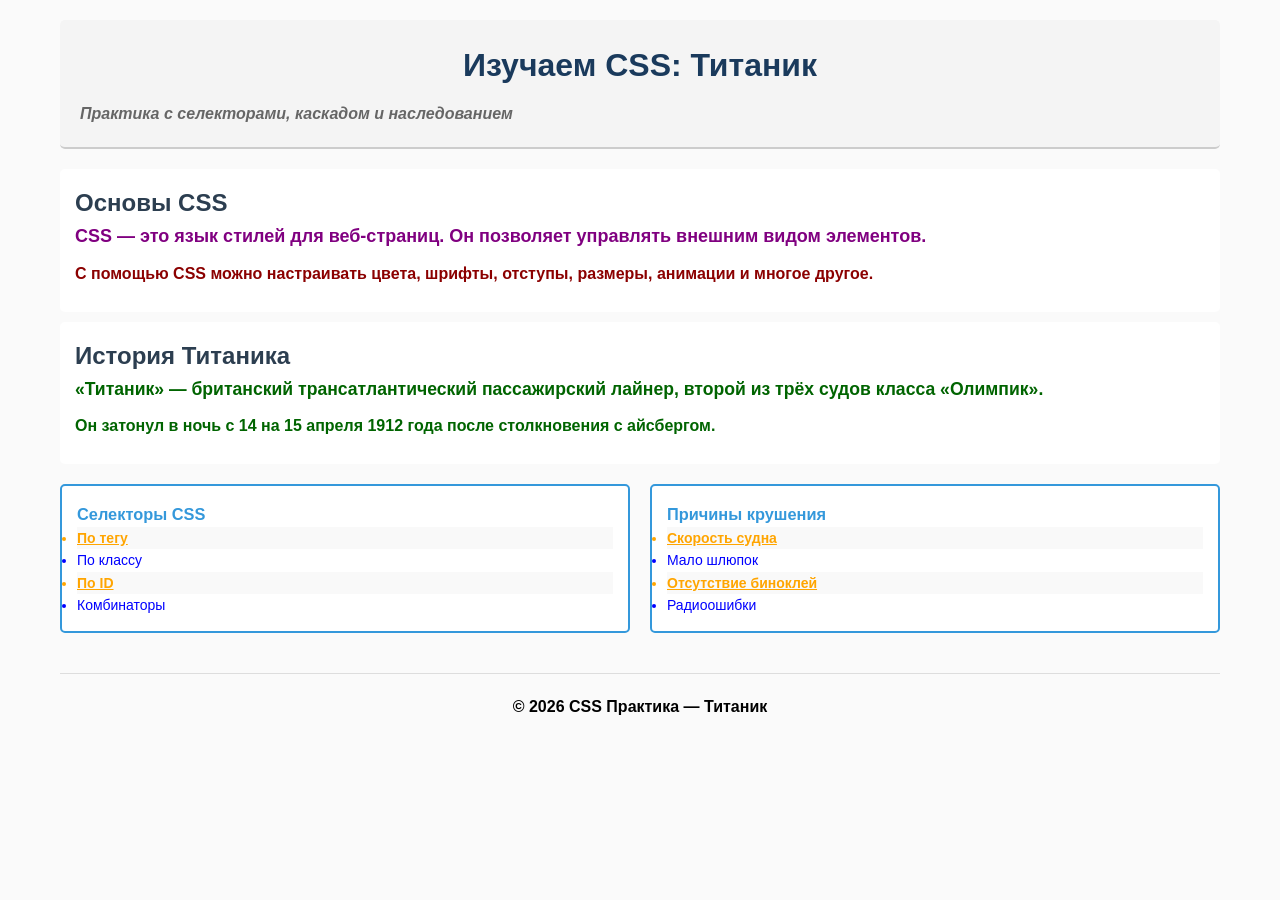
<file: css_practice/index.html>
<!DOCTYPE html>
<html lang="ru">
<head>
    <meta charset="UTF-8">
    <meta name="viewport" content="width=device-width, initial-scale=1.0">
    <title>CSS: Селекторы и каскад — Титаник</title>
    <link rel="stylesheet" href="reset.css">
    <link rel="stylesheet" href="styles.css">
</head>
<body>

    <header class="main-header">
        <h1 id="site-title">Изучаем CSS: Титаник</h1>
        <p class="subtitle">Практика с селекторами, каскадом и наследованием</p>
    </header>

    <main class="content">

        <article class="post featured-post">
            <h2>Основы CSS</h2>
            <p class="intro">CSS — это язык стилей для веб-страниц. Он позволяет управлять внешним видом элементов.</p>
            <p>С помощью CSS можно настраивать цвета, шрифты, отступы, размеры, анимации и многое другое.</p>
        </article>

        <article class="post">
            <h2>История Титаника</h2>
            <p class="intro">«Титаник» — британский трансатлантический пассажирский лайнер, второй из трёх судов класса «Олимпик».</p>
            <p>Он затонул в ночь с 14 на 15 апреля 1912 года после столкновения с айсбергом.</p>
        </article>

        <section class="examples">
            <div class="card">
                <h3>Селекторы CSS</h3>
                <ul>
                    <li class="important">По тегу</li>
                    <li>По классу</li>
                    <li class="important">По ID</li>
                    <li>Комбинаторы</li>
                </ul>
            </div>

            <div class="card">
                <h3>Причины крушения</h3>
                <ul>
                    <li class="important">Скорость судна</li>
                    <li>Мало шлюпок</li>
                    <li class="important">Отсутствие биноклей</li>
                    <li>Радиоошибки</li>
                </ul>
            </div>
        </section>

    </main>

    <footer class="main-footer">
        <p>&copy; 2026 CSS Практика — Титаник</p>
    </footer>

</body>
</html>
</file>
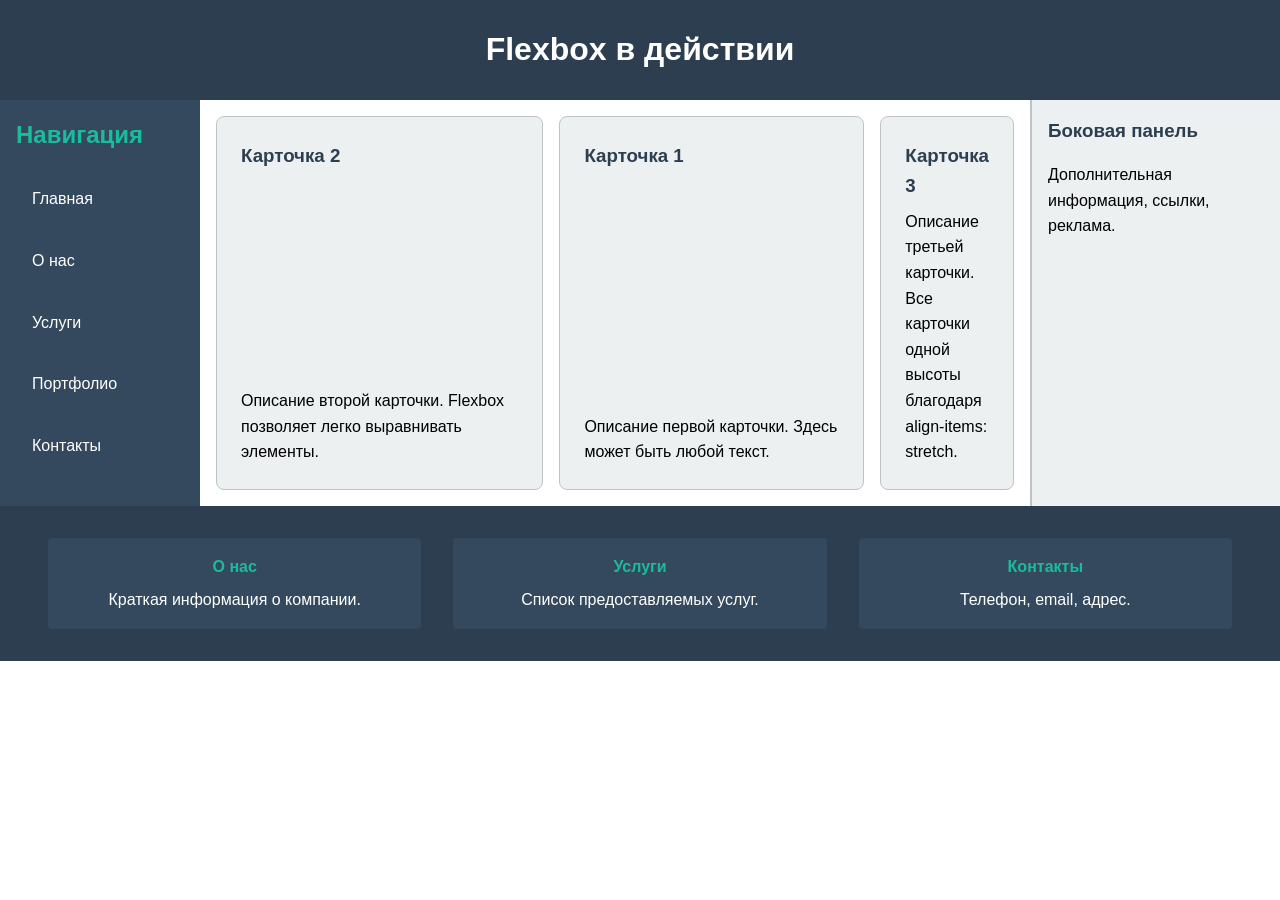
<file: flexbox_practice/index.html>
<!DOCTYPE html>
<html lang="ru">
<head>
  <meta charset="UTF-8">
  <meta name="viewport" content="width=device-width, initial-scale=1.0">
  <title>Flexbox Layout</title>
  <link rel="stylesheet" href="reset.css">
  <link rel="stylesheet" href="styles.css">
</head>
<body>

  <!--ШАПКА-->
  <header class="header">
    <h1>Flexbox в действии</h1>
  </header>

  <!--ОСНОВНОЙ БЛОК-->
  <main class="main">

    <!-- Боковая навигация -->
    <nav class="navigation">
      <h2>Навигация</h2>
      <ul>
        <li><a href="#">Главная</a></li>
        <li><a href="#">О нас</a></li>
        <li><a href="#">Услуги</a></li>
        <li><a href="#">Портфолио</a></li>
        <li><a href="#">Контакты</a></li>
      </ul>
    </nav>

    <!-- Основной контент с карточками -->
    <section class="content">
      <article class="card">
        <h3>Карточка 1</h3>
        <p>Описание первой карточки. Здесь может быть любой текст.</p>
      </article>
      <article class="card">
        <h3>Карточка 2</h3>
        <p>Описание второй карточки. Flexbox позволяет легко выравнивать элементы.</p>
      </article>
      <article class="card">
        <h3>Карточка 3</h3>
        <p>Описание третьей карточки. Все карточки одной высоты благодаря align-items: stretch.</p>
      </article>
    </section>

    <!-- Боковая панель -->
    <aside class="sidebar">
      <h3>Боковая панель</h3>
      <p>Дополнительная информация, ссылки, реклама.</p>
    </aside>

  </main>

  <!--ПОДВАЛ-->
  <footer class="footer">
    <div class="footer-content">
      <div class="footer-section">
        <h4>О нас</h4>
        <p>Краткая информация о компании.</p>
      </div>
      <div class="footer-section">
        <h4>Услуги</h4>
        <p>Список предоставляемых услуг.</p>
      </div>
      <div class="footer-section">
        <h4>Контакты</h4>
        <p>Телефон, email, адрес.</p>
      </div>
    </div>
  </footer>

</body>
</html>
</file>
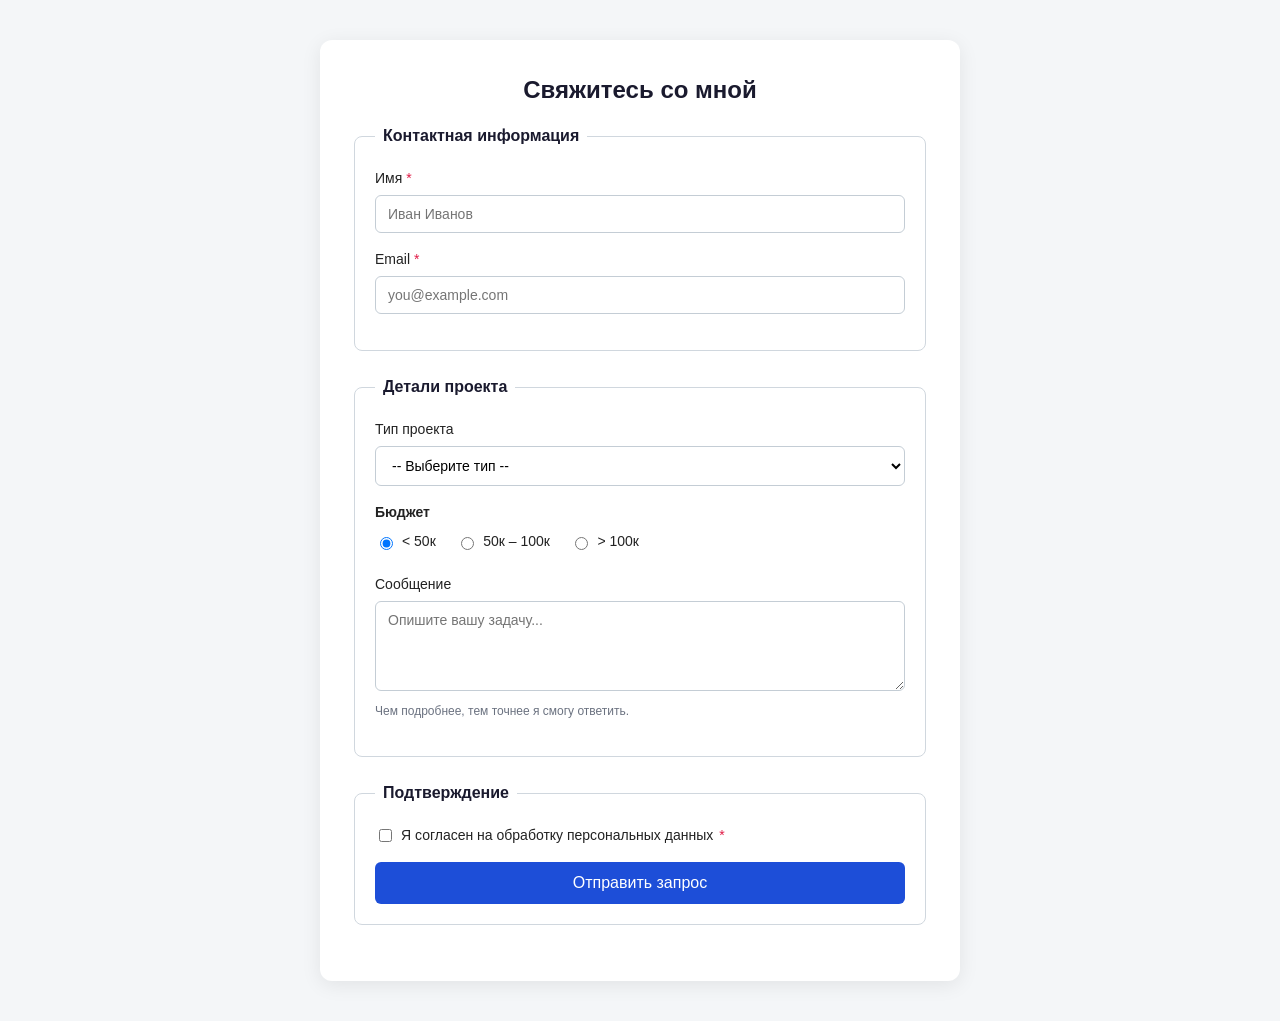
<file: lecture/index.html>
<!DOCTYPE html>
<html lang="ru">
<head>
    <meta charset="UTF-8">
    <meta name="viewport" content="width=device-width, initial-scale=1.0">
    <title>Форма обратной связи — Портфолио</title>
    <style>
        /*Базовые стили*/
        /* box-sizing: border-box для ВСЕХ элементов — отступы и границы
           включаются в ширину/высота, что упрощает расчёты */
        *,
        *::before,
        *::after {
            box-sizing: border-box;
        }

        /*Эксперимент с наследованием*/
        body {
            font-family: 'Segoe UI', Tahoma, Geneva, Verdana, sans-serif;
            background: #f4f6f8;
            color: #222;
            margin: 0;
            padding: 40px 20px;
            line-height: 1.5;
        }

        /* Контейнер формы */
        .form-container {
            max-width: 640px;
            margin: 0 auto;
            background: #ffffff;
            padding: 32px;
            border-radius: 12px;
            box-shadow: 0 4px 20px rgba(0, 0, 0, 0.08);
        }

        h1 {
            margin-top: 0;
            font-size: 24px;
            text-align: center;
            color: #1a1a2e;
        }

        /*Стилизация fieldset и legend*/
        fieldset {
            border: 1px solid #d0d7de;
            border-radius: 8px;
            padding: 20px;
            margin-bottom: 24px;
        }

        legend {
            font-weight: 600;
            padding: 0 8px;
            color: #1a1a2e;
        }

        /*Стилизация label*/
        label {
            display: block;
            margin-bottom: 6px;
            font-weight: 500;
            font-size: 14px;
        }

        /* Инлайн-лейблы для радио и чекбоксов */
        .inline-label {
            display: inline-flex;
            align-items: center;
            gap: 6px;
            margin-right: 16px;
            font-weight: 400;
            cursor: pointer;
        }

        /*Стилизация полей ввода*/
        input[type="text"],
        input[type="email"],
        select,
        textarea {
            width: 100%;
            padding: 10px 12px;
            border: 1px solid #c4cdd5;
            border-radius: 6px;
            font-size: 14px;
            margin-bottom: 16px;
            background: #fff;
            transition: border-color 0.2s, box-shadow 0.2s;
        }

        /*Эксперимент с наследованием (продолжение)*/
        #msg-id {
            font-family: inherit;
            resize: vertical;
            min-height: 90px;
        }

        /* Фокус на полях */
        input:focus,
        select:focus,
        textarea:focus {
            outline: none;
            border-color: #3b82f6;
            box-shadow: 0 0 0 3px rgba(59, 130, 246, 0.15);
        }

        /* Группа радио/чекбоксов */
        .options-group {
            margin-bottom: 16px;
        }

        .options-group > label:first-child {
            font-weight: 600;
            margin-bottom: 8px;
        }

        /*Эксперимент со специфичностью*/
        /* 1) Селектор по тегу — самый низкий вес: (0,0,0,1) */
        button {
            background: grey;
            color: #fff;
            border: none;
            padding: 12px 24px;
            font-size: 16px;
            border-radius: 6px;
            cursor: pointer;
            width: 100%;
            font-family: inherit;
            transition: background 0.2s;
        }

        /* 2) Селектор по классу — вес выше: (0,0,1,0) */
        .btn-submit {
            background: blue;
        }

        /* 3) Увеличиваем специфичность, НЕ удаляя предыдущие правила
              и НЕ используя !important.*/
        button.btn-submit {
            background: #2563eb;
        }

        /* Альтернативный вариант с ещё большей специфичностью:
           .form-container .btn-submit — два класса = (0,0,2,0) */
        .form-container .btn-submit {
            background: #1d4ed8;
        }

        button.btn-submit:hover {
            background: #1e40af;
        }

        /* Подсказка под полем */
        .hint {
            font-size: 12px;
            color: #6b7280;
            margin-top: -12px;
            margin-bottom: 16px;
        }
    </style>
</head>
<body>

    <div class="form-container">
        <h1>Свяжитесь со мной</h1>

        <form action="/feedback" method="POST">
            <!--Контактные данные-->
            <fieldset>
                <legend>Контактная информация</legend>

                <label for="name-id">Имя <span style="color:#e11d48;">*</span></label>
                <input type="text"
                       id="name-id"
                       name="username"
                       placeholder="Иван Иванов"
                       required>

                <label for="email-id">Email <span style="color:#e11d48;">*</span></label>
                <input type="email"
                       id="email-id"
                       name="email"
                       placeholder="you@example.com"
                       required>
            </fieldset>

            <!--Детали проекта-->
            <fieldset>
                <legend>Детали проекта</legend>

                <label for="project-type-id">Тип проекта</label>
                <select id="project-type-id" name="project_type">
                    <option value="">-- Выберите тип --</option>
                    <option value="website">Веб-сайт</option>
                    <option value="app">Приложение</option>
                    <option value="design">Дизайн</option>
                </select>

                <div class="options-group">
                    <label>Бюджет</label>
                    <label class="inline-label">
                        <input type="radio" name="budget" value="lt50" checked>
                        &lt; 50к
                    </label>
                    <label class="inline-label">
                        <input type="radio" name="budget" value="50-100">
                        50к – 100к
                    </label>
                    <label class="inline-label">
                        <input type="radio" name="budget" value="gt100">
                        &gt; 100к
                    </label>
                </div>

                <label for="msg-id">Сообщение</label>
                <textarea id="msg-id"
                          name="message"
                          rows="4"
                          placeholder="Опишите вашу задачу..."></textarea>
                <p class="hint">Чем подробнее, тем точнее я смогу ответить.</p>
            </fieldset>

            <!--Согласие и отправка-->
            <fieldset>
                <legend>Подтверждение</legend>

                <label class="inline-label" style="margin-bottom: 16px;">
                    <input type="checkbox"
                           name="consent"
                           value="yes"
                           required>
                    Я согласен на обработку персональных данных <span style="color:#e11d48;">*</span>
                </label>

                <button type="submit" class="btn-submit">Отправить запрос</button>
            </fieldset>
        </form>
    </div>

</body>
</html>
</file>
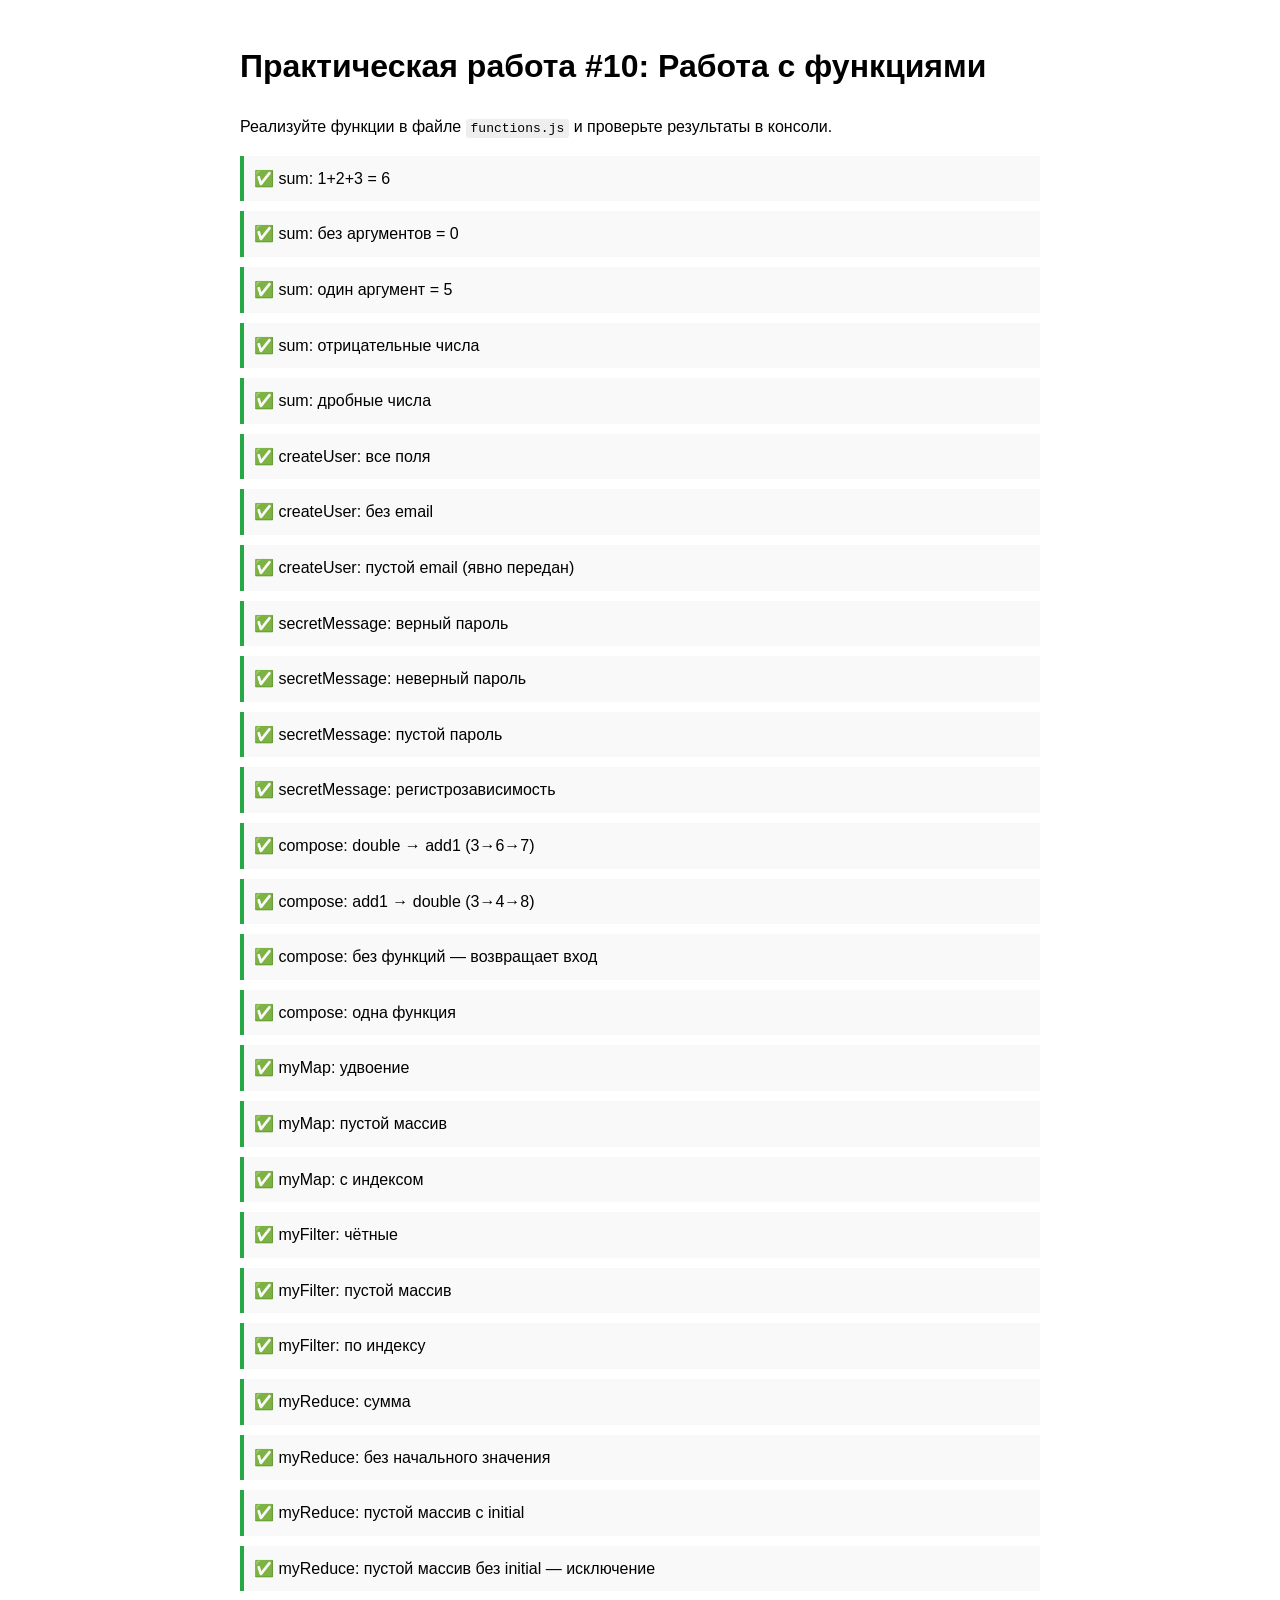
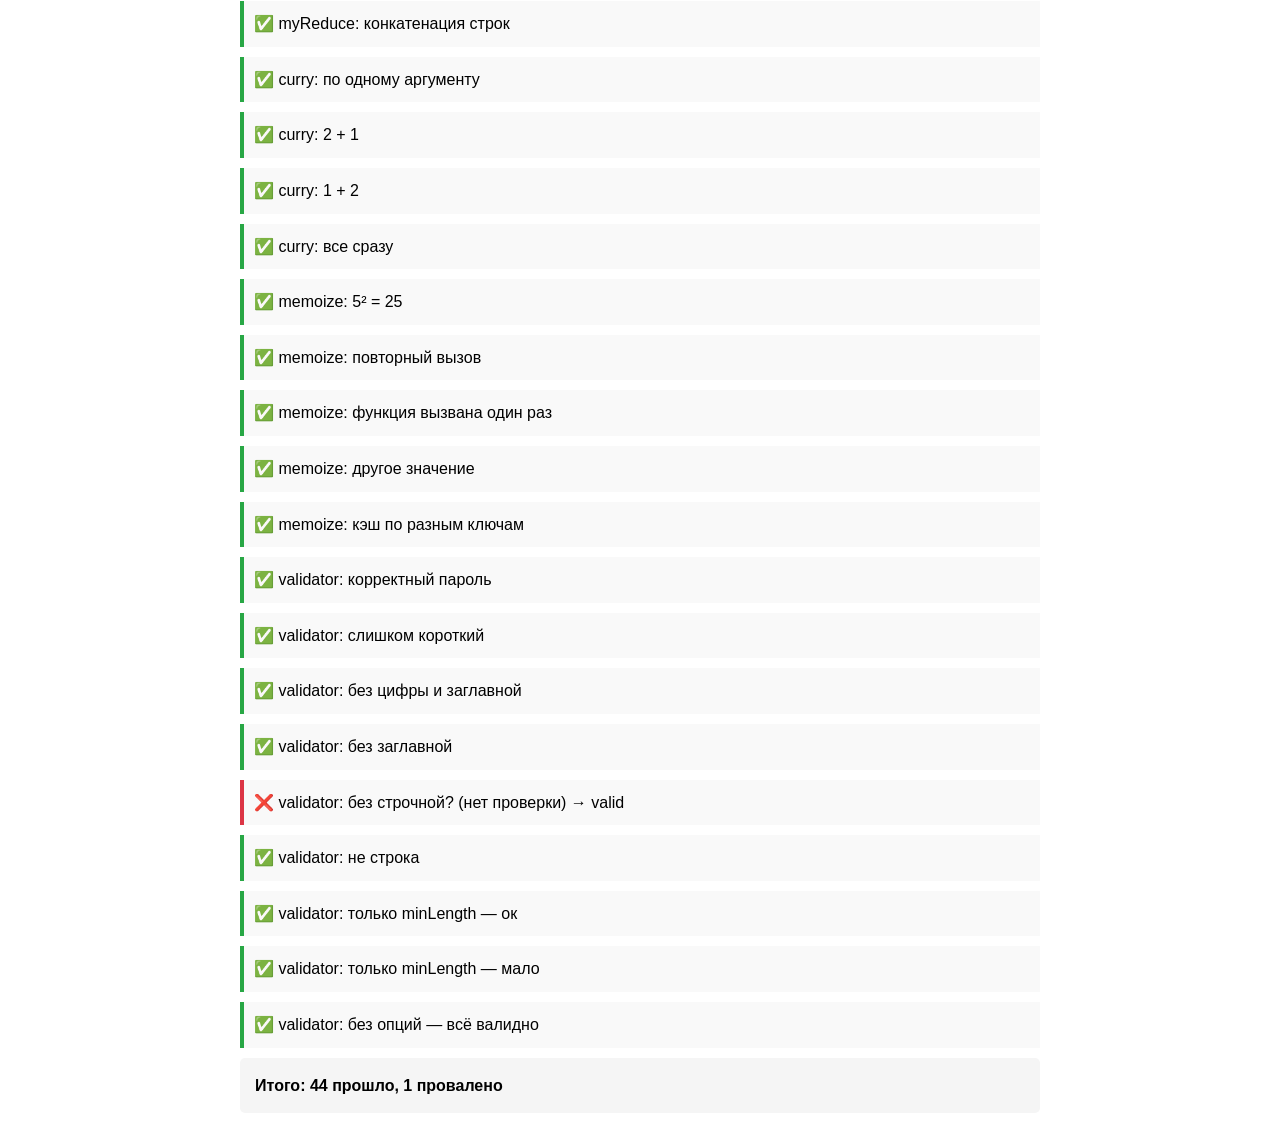
<file: pr10/index.html>
<!DOCTYPE html>
<html lang="ru">
<head>
    <meta charset="UTF-8">
    <meta name="viewport" content="width=device-width, initial-scale=1.0">
    <title>JavaScript: Работа с функциями</title>
    <style>
        body {
            font-family: Arial, sans-serif;
            max-width: 800px;
            margin: 0 auto;
            padding: 20px;
            line-height: 1.6;
        }
        .task {
            background: #f5f5f5;
            padding: 15px;
            margin: 10px 0;
            border-radius: 5px;
        }
        .test-result {
            margin: 10px 0;
            padding: 10px;
            border-left: 4px solid #007acc;
            background: #f9f9f9;
        }
        .success { border-color: #28a745; }
        .error { border-color: #dc3545; }
        code { background: #eee; padding: 2px 5px; border-radius: 3px; }
    </style>
</head>
<body>
    <h1>Практическая работа #10: Работа с функциями</h1>
    <p>Реализуйте функции в файле <code>functions.js</code> и проверьте результаты в консоли.</p>
    <div id="tasksInfo"></div>
    <div id="testResults"></div>
    <script src="functions.js"></script>
    <script src="tests.js"></script>
</body>
</html>
</file>
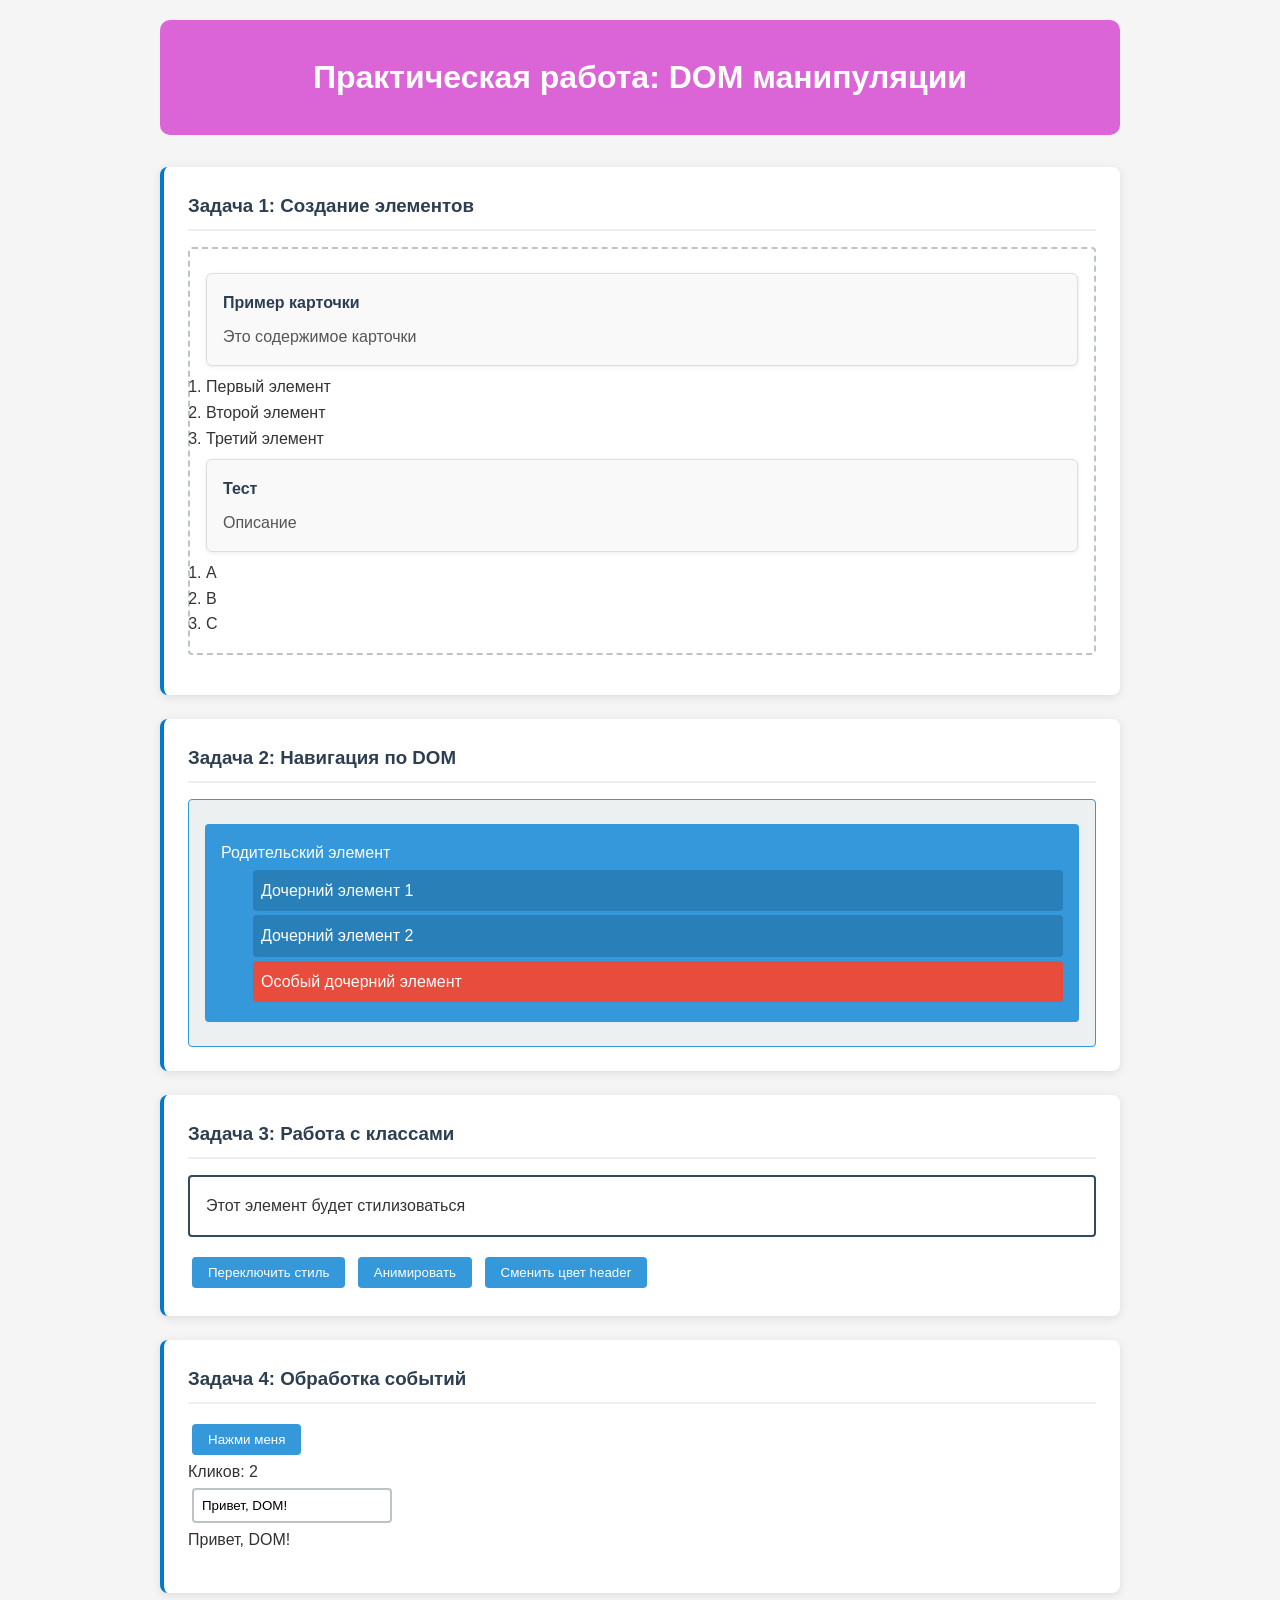
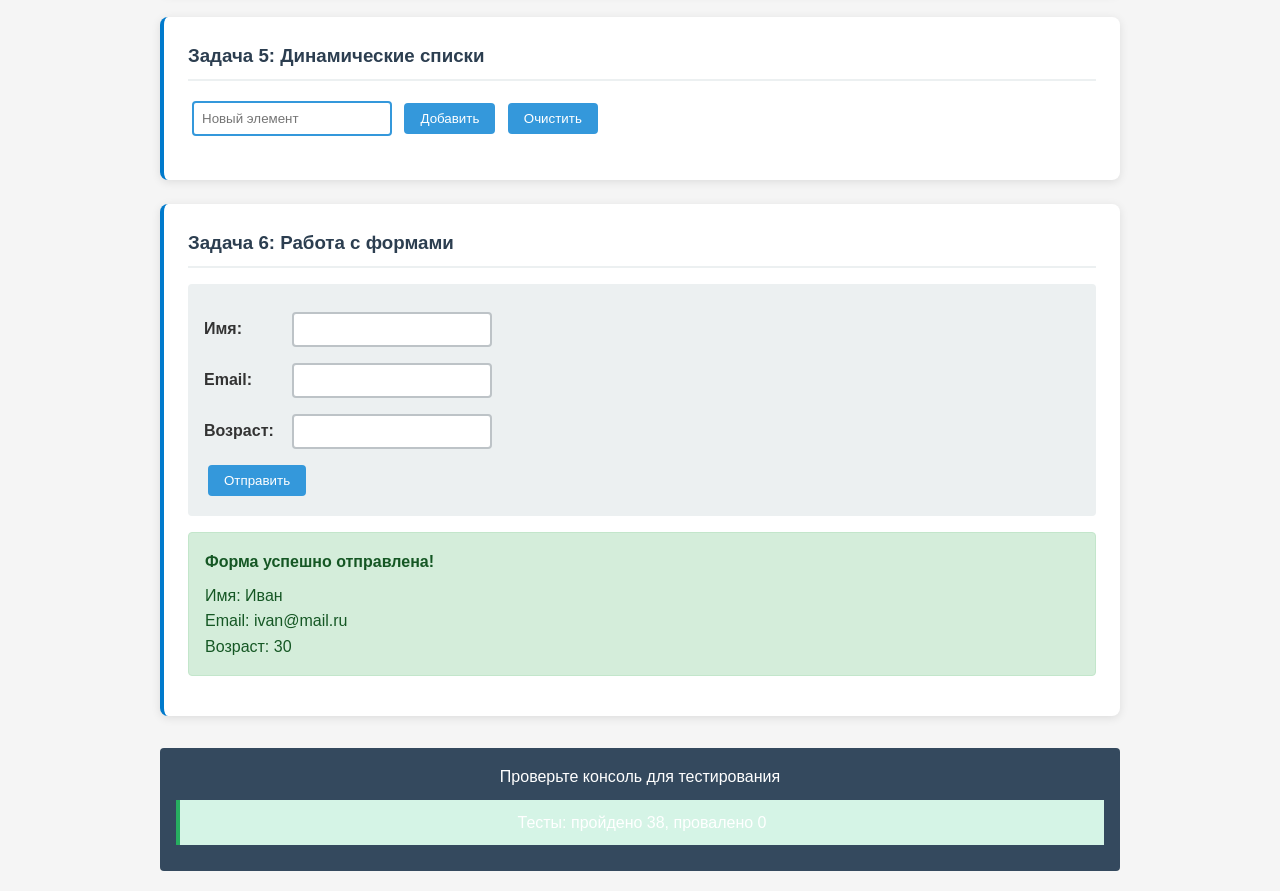
<file: pr11/index.html>
<!DOCTYPE html>
<html lang="ru">
<head>
    <meta charset="UTF-8">
    <meta name="viewport" content="width=device-width, initial-scale=1.0">
    <title>DOM манипуляции</title>
    <link rel="stylesheet" href="styles.css">
</head>
<body>
    <div class="container">
        <header id="main-header">
            <h1>Практическая работа: DOM манипуляции</h1>
        </header>

        <!-- Область для задач -->
        <section id="tasks-section">

            <!-- Задача 1: Создание элементов -->
            <div class="task-area" id="task1">
                <h3>Задача 1: Создание элементов</h3>
                <div class="target" id="target1"></div>
            </div>

            <!-- Задача 2: Навигация по DOM -->
            <div class="task-area" id="task2">
                <h3>Задача 2: Навигация по DOM</h3>
                <div class="family-tree">
                    <div class="parent" id="parent-element">
                        Родительский элемент
                        <div class="child">Дочерний элемент 1</div>
                        <div class="child">Дочерний элемент 2</div>
                        <div class="child special">Особый дочерний элемент</div>
                    </div>
                </div>
            </div>

            <!-- Задача 3: Работа с классами -->
            <div class="task-area" id="task3">
                <h3>Задача 3: Работа с классами</h3>
                <div class="style-demo" id="style-target">
                    Этот элемент будет стилизоваться
                </div>
                <button id="toggle-style">Переключить стиль</button>
                <button id="animate-btn">Анимировать</button>
                <button id="header-color-btn">Сменить цвет header</button>
            </div>

            <!-- Задача 4: Обработка событий -->
            <div class="task-area" id="task4">
                <h3>Задача 4: Обработка событий</h3>
                <div class="event-area">
                    <button id="click-btn">Нажми меня</button>
                    <div id="click-counter">Кликов: 0</div>
                    <input type="text" id="text-input" placeholder="Введите текст">
                    <div id="input-display"></div>
                    <div id="keyboard-info"></div>
                </div>
            </div>

            <!-- Задача 5: Динамические списки -->
            <div class="task-area" id="task5">
                <h3>Задача 5: Динамические списки</h3>
                <div class="list-controls">
                    <input type="text" id="item-input" placeholder="Новый элемент">
                    <button id="add-item">Добавить</button>
                    <button id="clear-list">Очистить</button>
                </div>
                <ul id="dynamic-list"></ul>
            </div>

            <!-- Задача 6: Работа с формами -->
            <div class="task-area" id="task6">
                <h3>Задача 6: Работа с формами</h3>
                <form id="user-form">
                    <div>
                        <label for="user-name">Имя:</label>
                        <input type="text" id="user-name" required>
                    </div>
                    <div>
                        <label for="user-email">Email:</label>
                        <input type="email" id="user-email" required>
                    </div>
                    <div>
                        <label for="user-age">Возраст:</label>
                        <input type="number" id="user-age" min="1" max="120">
                    </div>
                    <button type="submit">Отправить</button>
                </form>
                <div id="form-output"></div>
            </div>

        </section>

        <footer id="main-footer">
            <p>Проверьте консоль для тестирования</p>
        </footer>
    </div>

    <script src="dom-tasks.js"></script>
    <script src="dom-tests.js"></script>
</body>
</html>
</file>
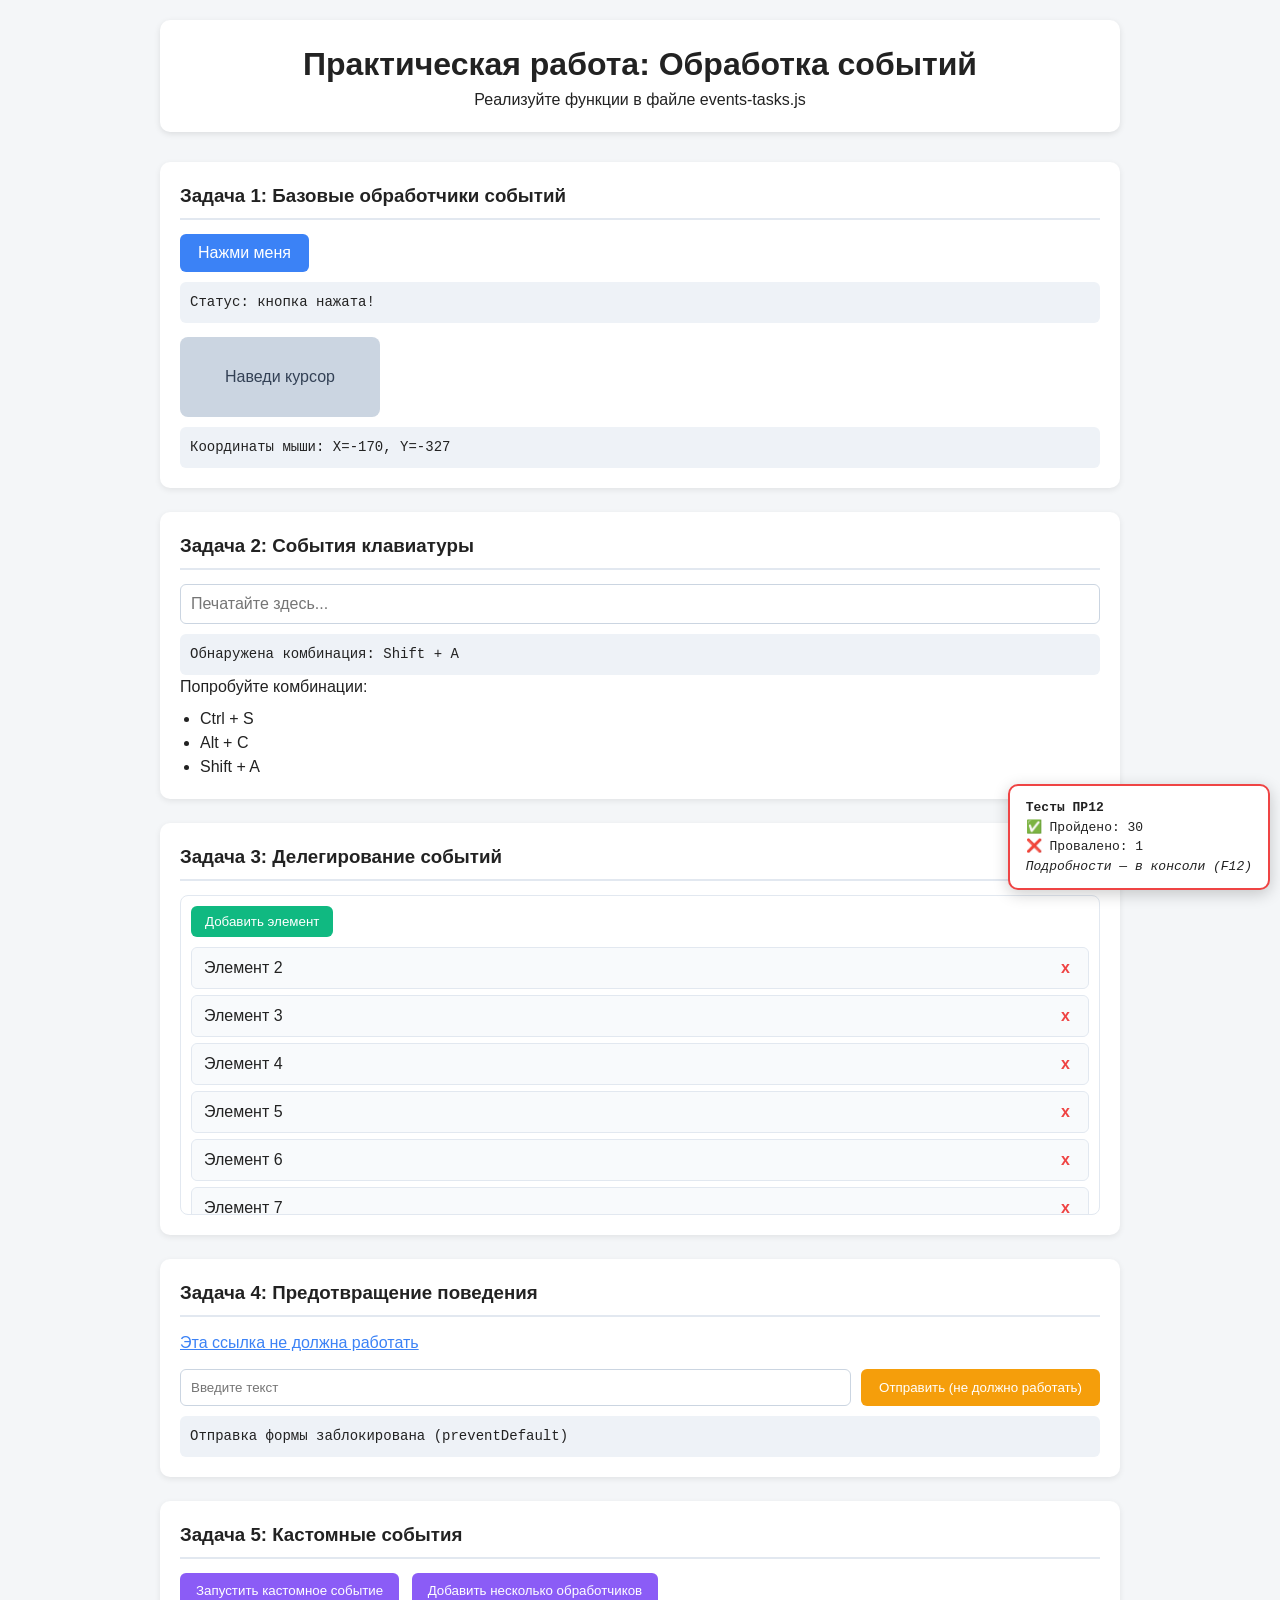
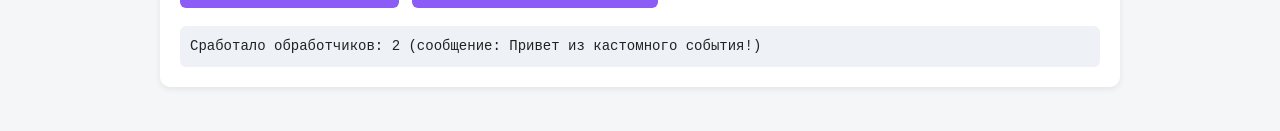
<file: pr12/index.html>
<!DOCTYPE html>
<html lang="ru">
<head>
    <meta charset="UTF-8">
    <meta name="viewport" content="width=device-width, initial-scale=1.0">
    <title>Обработка событий JavaScript</title>
    <link rel="stylesheet" href="styles.css">
    <script src="events-tasks.js"></script>
    <script src="events-tests.js"></script>
</head>
<body>
    <div class="container">
        <header id="main-header">
            <h1>Практическая работа: Обработка событий</h1>
            <p>Реализуйте функции в файле events-tasks.js</p>
        </header>

        <!-- Область для задач -->
        <section id="tasks-section">

            <!-- Задача 1: Базовые события -->
            <div class="task-area" id="task1">
                <h3>Задача 1: Базовые обработчики событий</h3>
                <div class="event-demo">
                    <button id="basic-btn">Нажми меня</button>
                    <div id="basic-output" class="output">Статус: ожидание события</div>
                    <div class="color-box" id="color-box">Наведи курсор</div>
                    <div id="mouse-output" class="output">Координаты мыши: </div>
                </div>
            </div>

            <!-- Задача 2: События клавиатуры -->
            <div class="task-area" id="task2">
                <h3>Задача 2: События клавиатуры</h3>
                <div class="keyboard-demo">
                    <input type="text" id="key-input" placeholder="Печатайте здесь...">
                    <div id="key-output" class="output">Информация о нажатых клавишах</div>
                    <div class="key-combination">
                        <p>Попробуйте комбинации:</p>
                        <ul>
                            <li>Ctrl + S</li>
                            <li>Alt + C</li>
                            <li>Shift + A</li>
                        </ul>
                    </div>
                </div>
            </div>

            <!-- Задача 3: Делегирование событий -->
            <div class="task-area" id="task3">
                <h3>Задача 3: Делегирование событий</h3>
                <div class="delegation-demo">
                    <button id="add-item-btn">Добавить элемент</button>
                    <div class="item-list" id="item-list">
                        <!-- Элементы сгенерированы для примера (можно добавить до 395) -->
                        <div class="item" data-id="1">Элемент 1 <span class="delete">x</span></div>
                        <div class="item" data-id="2">Элемент 2 <span class="delete">x</span></div>
                        <div class="item" data-id="3">Элемент 3 <span class="delete">x</span></div>
                        <div class="item" data-id="4">Элемент 4 <span class="delete">x</span></div>
                        <div class="item" data-id="5">Элемент 5 <span class="delete">x</span></div>
                        <div class="item" data-id="6">Элемент 6 <span class="delete">x</span></div>
                        <div class="item" data-id="7">Элемент 7 <span class="delete">x</span></div>
                        <div class="item" data-id="8">Элемент 8 <span class="delete">x</span></div>
                        <div class="item" data-id="9">Элемент 9 <span class="delete">x</span></div>
                        <div class="item" data-id="10">Элемент 10 <span class="delete">x</span></div>
                    </div>
                </div>
            </div>

            <!-- Задача 4: Предотвращение поведения -->
            <div class="task-area" id="task4">
                <h3>Задача 4: Предотвращение поведения</h3>
                <div class="prevention-demo">
                    <a href="https://example.com" id="prevent-link" class="prevent-link">
                        Эта ссылка не должна работать
                    </a>
                    <form id="prevent-form" class="prevent-form">
                        <input type="text" placeholder="Введите текст" required>
                        <button type="submit">Отправить (не должно работать)</button>
                    </form>
                    <div id="prevention-output" class="output">События формы и ссылки перехвачены</div>
                </div>
            </div>

            <!-- Задача 5: Кастомные события -->
            <div class="task-area" id="task5">
                <h3>Задача 5: Кастомные события</h3>
                <div class="custom-events-demo">
                    <button id="trigger-custom">Запустить кастомное событие</button>
                    <button id="multiple-listeners">Добавить несколько обработчиков</button>
                    <div id="custom-output" class="output">Кастомные события: </div>
                </div>
            </div>

        </section>
    </div>

    <script src="events-tasks.js"></script>
</body>
</html>
</file>
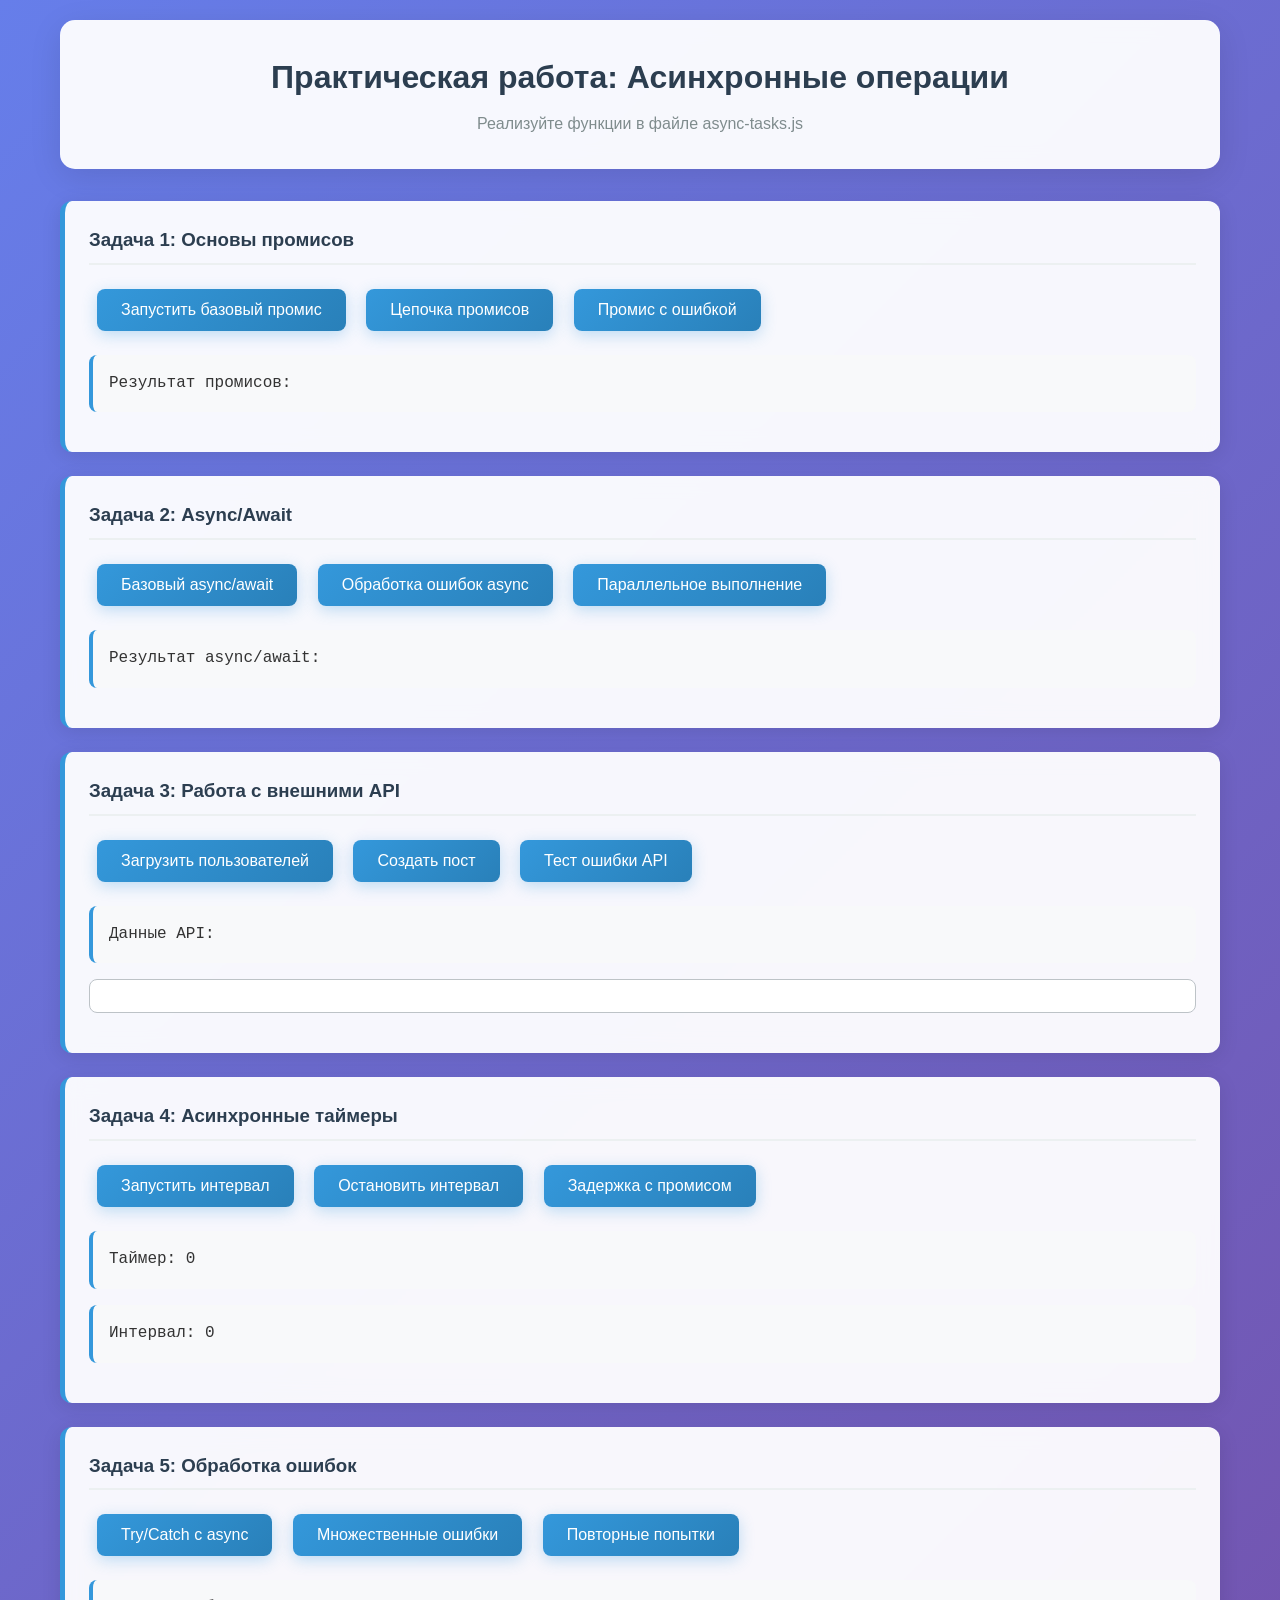
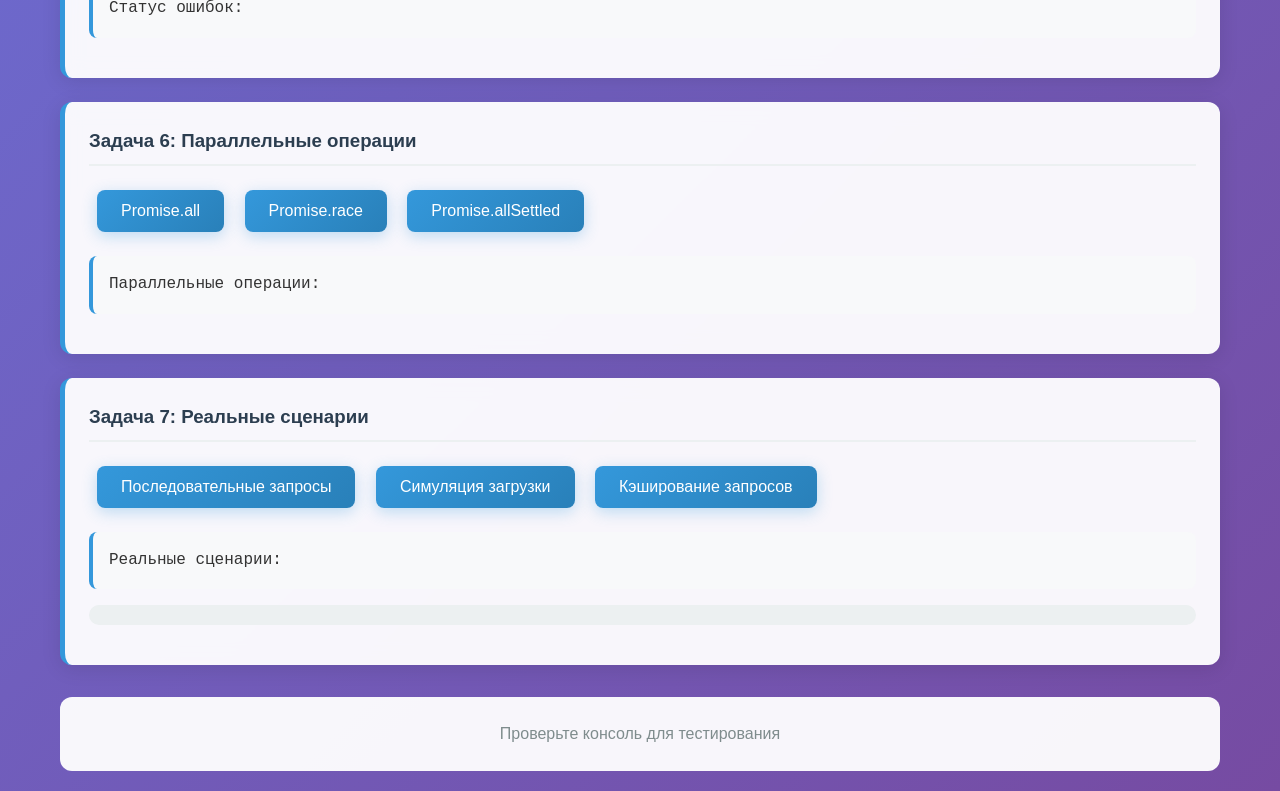
<file: pr13/index.html>
<!DOCTYPE html>
<html lang="ru">
<head>
    <meta charset="UTF-8">
    <meta name="viewport" content="width=device-width, initial-scale=1.0">
    <title>Асинхронные операции JavaScript</title>
    <link rel="stylesheet" href="styles.css">
</head>
<body>
    <div class="container">
        <header id="main-header">
            <h1>Практическая работа: Асинхронные операции</h1>
            <p>Реализуйте функции в файле async-tasks.js</p>
        </header>

        <section id="tasks-section">
            <!-- Задача 1: Промисы -->
            <div class="task-area" id="task1">
                <h3>Задача 1: Основы промисов</h3>
                <div class="promise-demo">
                    <button id="basic-promise">Запустить базовый промис</button>
                    <button id="promise-chain">Цепочка промисов</button>
                    <button id="promise-error">Промис с ошибкой</button>
                    <div id="promise-output" class="output">Результат промисов: </div>
                </div>
            </div>

            <!-- Задача 2: Async/Await -->
            <div class="task-area" id="task2">
                <h3>Задача 2: Async/Await</h3>
                <div class="async-demo">
                    <button id="basic-async">Базовый async/await</button>
                    <button id="async-error">Обработка ошибок async</button>
                    <button id="async-parallel">Параллельное выполнение</button>
                    <div id="async-output" class="output">Результат async/await: </div>
                </div>
            </div>

            <!-- Задача 3: Работа с API -->
            <div class="task-area" id="task3">
                <h3>Задача 3: Работа с внешними API</h3>
                <div class="api-demo">
                    <button id="fetch-users">Загрузить пользователей</button>
                    <button id="fetch-post">Создать пост</button>
                    <button id="fetch-error">Тест ошибки API</button>
                    <div id="api-output" class="output">Данные API: </div>
                    <div id="api-data" class="data-container"></div>
                </div>
            </div>

            <!-- Задача 4: Таймеры и интервалы -->
            <div class="task-area" id="task4">
                <h3>Задача 4: Асинхронные таймеры</h3>
                <div class="timer-demo">
                    <button id="start-interval">Запустить интервал</button>
                    <button id="stop-interval">Остановить интервал</button>
                    <button id="delay-promise">Задержка с промисом</button>
                    <div id="timer-output" class="output">Таймер: 0</div>
                    <div id="interval-output" class="output">Интервал: 0</div>
                </div>
            </div>

            <!-- Задача 5: Обработка ошибок -->
            <div class="task-area" id="task5">
                <h3>Задача 5: Обработка ошибок</h3>
                <div class="error-demo">
                    <button id="try-catch">Try/Catch с async</button>
                    <button id="multiple-errors">Множественные ошибки</button>
                    <button id="retry-pattern">Повторные попытки</button>
                    <div id="error-output" class="output">Статус ошибок: </div>
                </div>
            </div>

            <!-- Задача 6: Параллельное выполнение -->
            <div class="task-area" id="task6">
                <h3>Задача 6: Параллельные операции</h3>
                <div class="parallel-demo">
                    <button id="promise-all">Promise.all</button>
                    <button id="promise-race">Promise.race</button>
                    <button id="promise-allSettled">Promise.allSettled</button>
                    <div id="parallel-output" class="output">Параллельные операции: </div>
                </div>
            </div>

            <!-- Задача 7: Реальные сценарии -->
            <div class="task-area" id="task7">
                <h3>Задача 7: Реальные сценарии</h3>
                <div class="real-scenarios">
                    <button id="sequential-requests">Последовательные запросы</button>
                    <button id="upload-simulation">Симуляция загрузки</button>
                    <button id="cache-requests">Кэширование запросов</button>
                    <div id="scenario-output" class="output">Реальные сценарии: </div>
                    <div class="progress-bar">
                        <div class="progress-fill" id="progress-fill"></div>
                    </div>
                </div>
            </div>
        </section>

        <footer id="main-footer">
            <p>Проверьте консоль для тестирования</p>
        </footer>
    </div>

    <script src="async-tasks.js"></script>
    <script src="async-tests.js"></script>
</body>
</html>
</file>
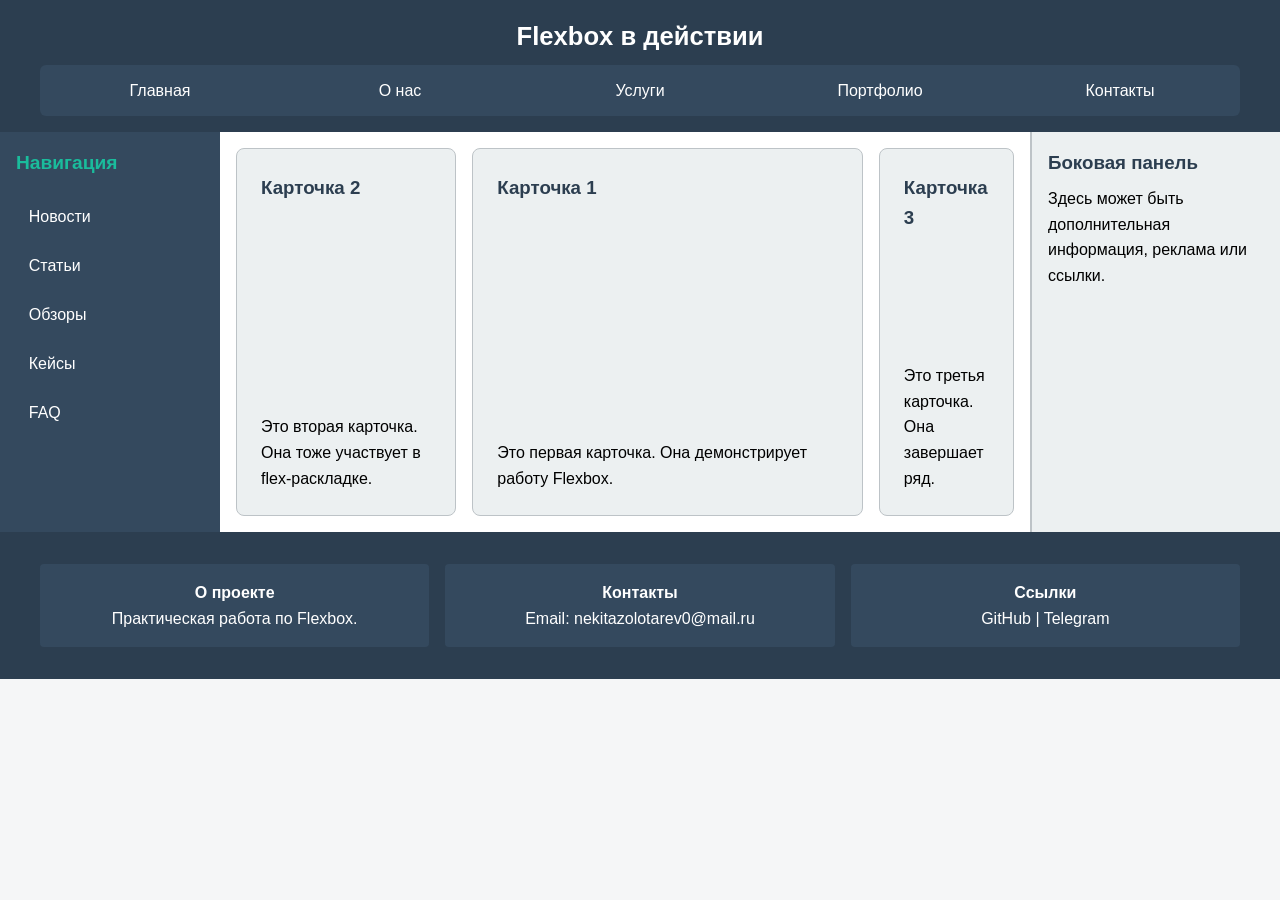
<file: pr4/index.html>
<!DOCTYPE html>
<html lang="ru">
<head>
    <meta charset="UTF-8">
    <meta name="viewport" content="width=device-width, initial-scale=1.0">
    <title>Flexbox Layout</title>
    <link rel="stylesheet" href="reset.css">
    <link rel="stylesheet" href="styles.css">
</head>
<body>

    <!-- Шапка с горизонтальным меню -->
    <header class="header">
        <h1>Flexbox в действии</h1>
        <nav class="top-nav">
            <ul>
                <li><a href="#">Главная</a></li>
                <li><a href="#">О нас</a></li>
                <li><a href="#">Услуги</a></li>
                <li><a href="#">Портфолио</a></li>
                <li><a href="#">Контакты</a></li>
            </ul>
        </nav>
    </header>

    <!-- Основной макет: навигация + контент + сайдбар -->
    <main class="main">

        <!-- Боковая вертикальная навигация -->
        <nav class="navigation">
            <h2>Навигация</h2>
            <ul>
                <li><a href="#">Новости</a></li>
                <li><a href="#">Статьи</a></li>
                <li><a href="#">Обзоры</a></li>
                <li><a href="#">Кейсы</a></li>
                <li><a href="#">FAQ</a></li>
            </ul>
        </nav>

        <!-- Карточки -->
        <section class="content">
            <article class="card">
                <h3>Карточка 1</h3>
                <p>Это первая карточка. Она демонстрирует работу Flexbox.</p>
            </article>
            <article class="card">
                <h3>Карточка 2</h3>
                <p>Это вторая карточка. Она тоже участвует в flex-раскладке.</p>
            </article>
            <article class="card">
                <h3>Карточка 3</h3>
                <p>Это третья карточка. Она завершает ряд.</p>
            </article>
        </section>

        <!-- Боковая панель -->
        <aside class="sidebar">
            <h3>Боковая панель</h3>
            <p>Здесь может быть дополнительная информация, реклама или ссылки.</p>
        </aside>

    </main>

    <!-- Футер -->
    <footer class="footer">
        <div class="footer-content">
            <div class="footer-section">
                <h4>О проекте</h4>
                <p>Практическая работа по Flexbox.</p>
            </div>
            <div class="footer-section">
                <h4>Контакты</h4>
                <p>Email: nekitazolotarev0@mail.ru</p>
            </div>
            <div class="footer-section">
                <h4>Ссылки</h4>
                <p>GitHub | Telegram</p>
            </div>
        </div>
    </footer>

</body>
</html>
</file>
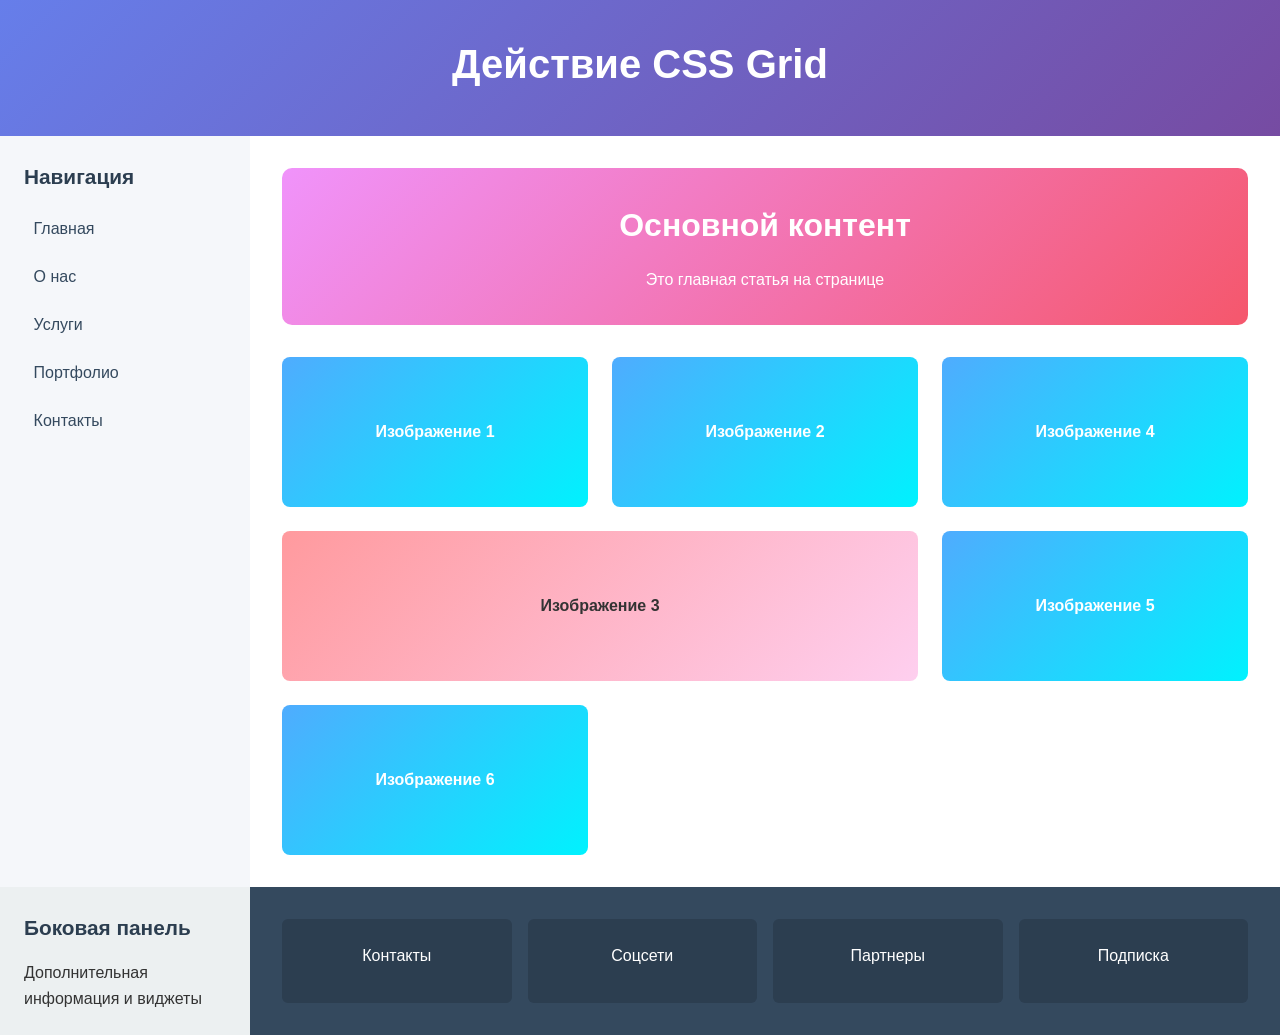
<file: pr5/index.html>
<!DOCTYPE html>
<html lang="ru">
<head>
    <meta charset="UTF-8">
    <meta name="viewport" content="width=device-width, initial-scale=1.0">
    <title>CSS Grid Layout</title>
    <link rel="stylesheet" href="reset.css">
    <link rel="stylesheet" href="styles.css">
</head>
<body>
    <div class="grid-container">
        <header class="header">
            <h1>Действие CSS Grid</h1>
        </header>

        <nav class="navigation">
            <h2>Навигация</h2>
            <ul>
                <li><a href="#">Главная</a></li>
                <li><a href="#">О нас</a></li>
                <li><a href="#">Услуги</a></li>
                <li><a href="#">Портфолио</a></li>
                <li><a href="#">Контакты</a></li>
            </ul>
        </nav>

        <main class="main-content">
            <article class="featured">
                <h2>Основной контент</h2>
                <p>Это главная статья на странице</p>
            </article>

            <section class="gallery">
                <div class="gallery-item">Изображение 1</div>
                <div class="gallery-item">Изображение 2</div>
                <div class="gallery-item">Изображение 3</div>
                <div class="gallery-item">Изображение 4</div>
                <div class="gallery-item">Изображение 5</div>
                <div class="gallery-item">Изображение 6</div>
            </section>
        </main>

        <aside class="sidebar">
            <h2>Боковая панель</h2>
            <p>Дополнительная информация и виджеты</p>
        </aside>

        <footer class="footer">
            <div class="footer-section">Контакты</div>
            <div class="footer-section">Соцсети</div>
            <div class="footer-section">Партнеры</div>
            <div class="footer-section">Подписка</div>
        </footer>
    </div>
</body>
</html>
</file>
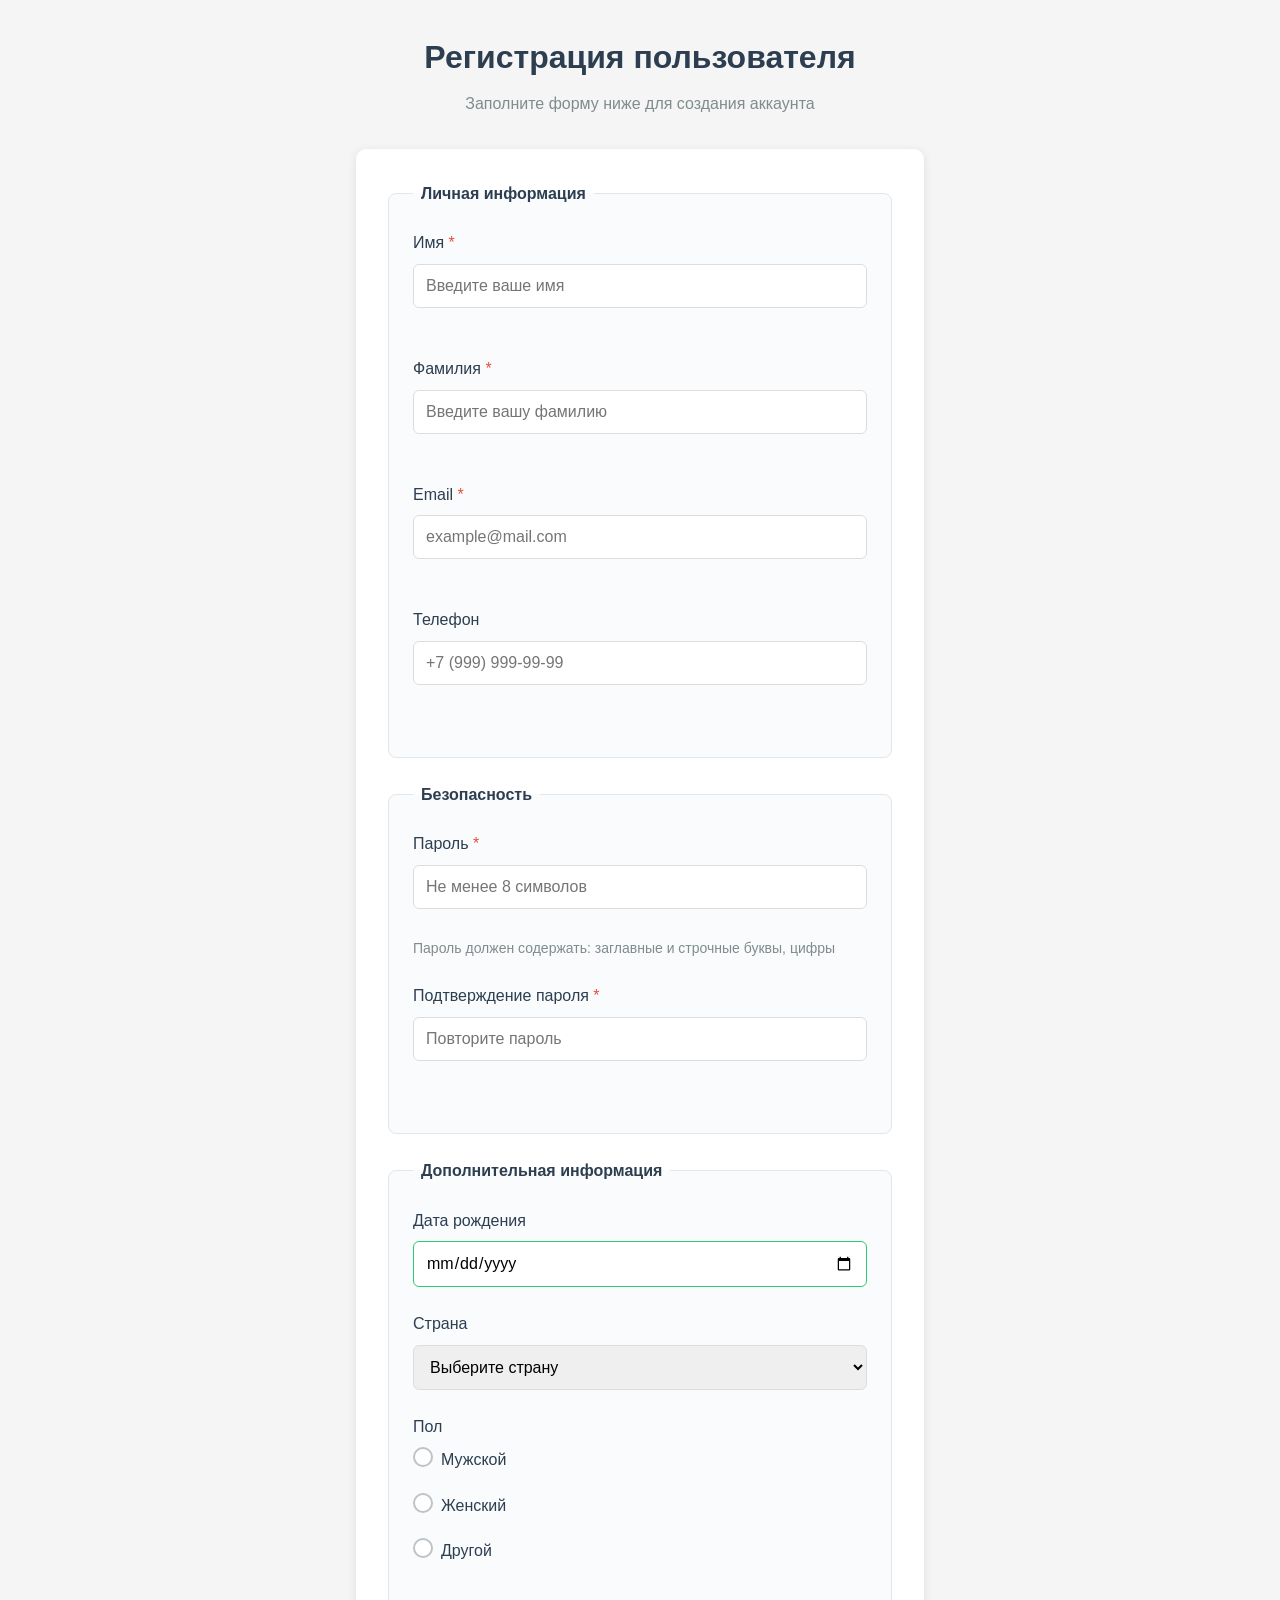
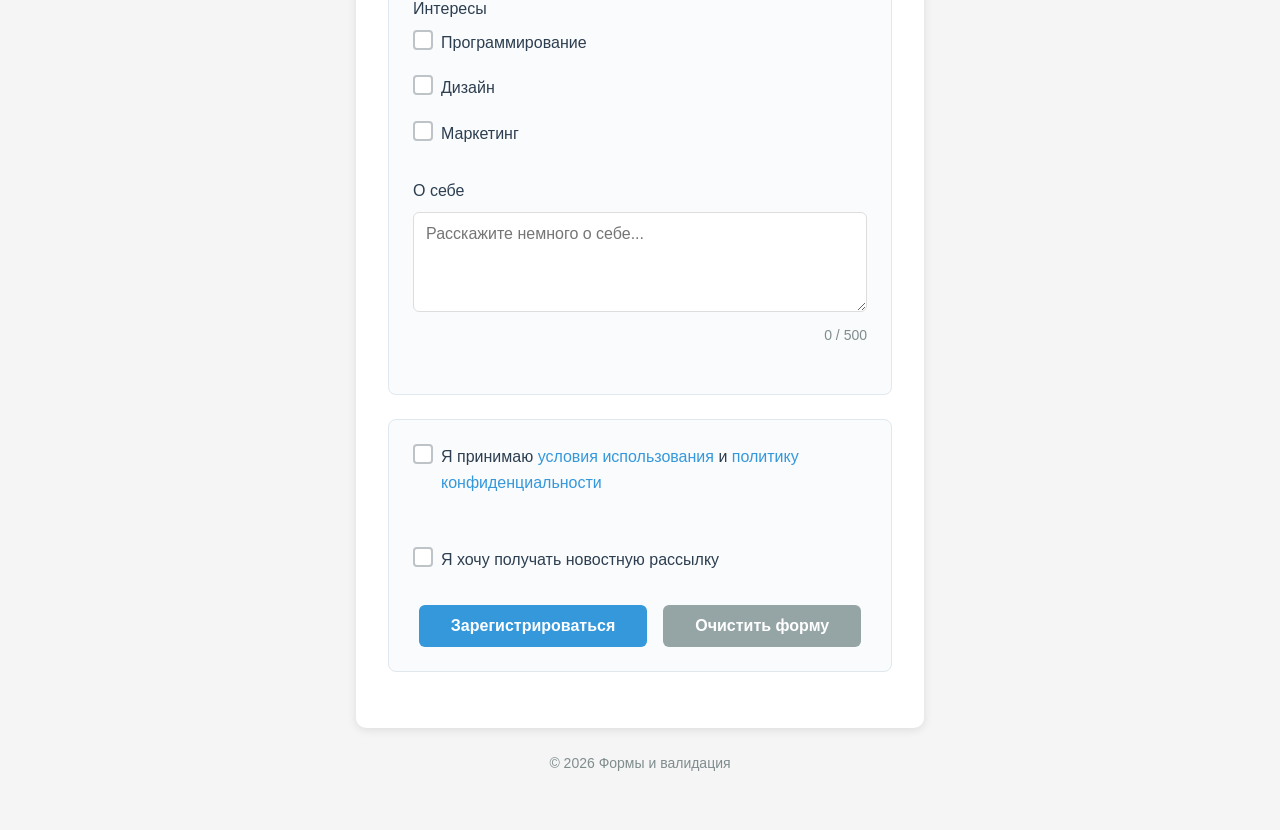
<file: pr7/index.html>
<!DOCTYPE html>
<html lang="ru">
<head>
    <meta charset="UTF-8">
    <meta name="viewport" content="width=device-width, initial-scale=1.0">
    <title>Вёрстка и валидация форм</title>
    <link rel="stylesheet" href="reset.css">
    <link rel="stylesheet" href="styles.css">
</head>
<body>
    <div class="container">
        <header class="header">
            <h1>Регистрация пользователя</h1>
            <p>Заполните форму ниже для создания аккаунта</p>
        </header>

        <main class="main">
            <form class="registration-form" id="registrationForm" novalidate>
                <!-- Личная информация -->
                <fieldset class="form-section">
                    <legend>Личная информация</legend>

                    <div class="form-group">
                        <label for="firstName" class="required">Имя</label>
                        <input type="text" id="firstName" name="firstName" required
                               minlength="2" maxlength="50"
                               placeholder="Введите ваше имя"
                               autocomplete="given-name">
                        <span class="error-message" id="firstNameError" role="alert"></span>
                    </div>

                    <div class="form-group">
                        <label for="lastName" class="required">Фамилия</label>
                        <input type="text" id="lastName" name="lastName" required
                               minlength="2" maxlength="50"
                               placeholder="Введите вашу фамилию"
                               autocomplete="family-name">
                        <span class="error-message" id="lastNameError" role="alert"></span>
                    </div>

                    <div class="form-group">
                        <label for="email" class="required">Email</label>
                        <input type="email" id="email" name="email" required
                               placeholder="example@mail.com"
                               autocomplete="email">
                        <span class="error-message" id="emailError" role="alert"></span>
                    </div>

                    <div class="form-group">
                        <label for="phone">Телефон</label>
                        <input type="tel" id="phone" name="phone"
                               pattern="^\+7\s?\(\d{3}\)\s?\d{3}-\d{2}-\d{2}$"
                               placeholder="+7 (999) 999-99-99"
                               autocomplete="tel">
                        <span class="error-message" id="phoneError" role="alert"></span>
                    </div>
                </fieldset>

                <!-- Безопасность -->
                <fieldset class="form-section">
                    <legend>Безопасность</legend>

                    <div class="form-group">
                        <label for="password" class="required">Пароль</label>
                        <input type="password" id="password" name="password" required
                               minlength="8"
                               pattern="^(?=.*[a-z])(?=.*[A-Z])(?=.*\d).+$"
                               placeholder="Не менее 8 символов"
                               autocomplete="new-password">
                        <span class="error-message" id="passwordError" role="alert"></span>
                        <div class="password-requirements">
                            Пароль должен содержать: заглавные и строчные буквы, цифры
                        </div>
                    </div>

                    <div class="form-group">
                        <label for="confirmPassword" class="required">Подтверждение пароля</label>
                        <input type="password" id="confirmPassword" name="confirmPassword" required
                               placeholder="Повторите пароль"
                               autocomplete="new-password">
                        <span class="error-message" id="confirmPasswordError" role="alert"></span>
                    </div>
                </fieldset>

                <!-- Дополнительная информация -->
                <fieldset class="form-section">
                    <legend>Дополнительная информация</legend>

                    <div class="form-group">
                        <label for="birthDate">Дата рождения</label>
                        <input type="date" id="birthDate" name="birthDate"
                               min="1900-01-01" max="2024-12-31">
                    </div>

                    <div class="form-group">
                        <label for="country">Страна</label>
                        <select id="country" name="country">
                            <option value="">Выберите страну</option>
                            <option value="ru">Россия</option>
                            <option value="kz">Казахстан</option>
                            <option value="by">Беларусь</option>
                            <option value="other">Другая</option>
                        </select>
                    </div>

                    <div class="form-group">
                        <label>Пол</label>
                        <div class="radio-group">
                            <label class="radio-label">
                                <input type="radio" name="gender" value="male">
                                <span class="radio-custom"></span>
                                Мужской
                            </label>
                            <label class="radio-label">
                                <input type="radio" name="gender" value="female">
                                <span class="radio-custom"></span>
                                Женский
                            </label>
                            <label class="radio-label">
                                <input type="radio" name="gender" value="other">
                                <span class="radio-custom"></span>
                                Другой
                            </label>
                        </div>
                    </div>

                    <div class="form-group">
                        <label>Интересы</label>
                        <div class="checkbox-group">
                            <label class="checkbox-label">
                                <input type="checkbox" name="interests" value="programming">
                                <span class="checkbox-custom"></span>
                                Программирование
                            </label>
                            <label class="checkbox-label">
                                <input type="checkbox" name="interests" value="design">
                                <span class="checkbox-custom"></span>
                                Дизайн
                            </label>
                            <label class="checkbox-label">
                                <input type="checkbox" name="interests" value="marketing">
                                <span class="checkbox-custom"></span>
                                Маркетинг
                            </label>
                        </div>
                    </div>

                    <div class="form-group">
                        <label for="bio">О себе</label>
                        <textarea id="bio" name="bio" rows="4"
                                  placeholder="Расскажите немного о себе..."
                                  maxlength="500"></textarea>
                        <div class="char-counter">
                            <span id="charCount">0</span> / 500
                        </div>
                    </div>
                </fieldset>

                <!-- Соглашения и кнопки -->
                <div class="form-section">
                    <div class="form-group">
                        <label class="checkbox-label">
                            <input type="checkbox" id="terms" name="terms" required>
                            <span class="checkbox-custom"></span>
                            Я принимаю <a href="#">условия использования</a> и
                            <a href="#">политику конфиденциальности</a>
                        </label>
                        <span class="error-message" id="termsError" role="alert"></span>
                    </div>

                    <div class="form-group">
                        <label class="checkbox-label">
                            <input type="checkbox" id="newsletter" name="newsletter">
                            <span class="checkbox-custom"></span>
                            Я хочу получать новостную рассылку
                        </label>
                    </div>

                    <div class="form-actions">
                        <button type="submit" class="btn btn-primary">Зарегистрироваться</button>
                        <button type="reset" class="btn btn-secondary">Очистить форму</button>
                    </div>
                </div>
            </form>
        </main>

        <footer class="footer">
            <p>&copy; 2026 Формы и валидация</p>
        </footer>
    </div>

    <script src="script.js"></script>
</body>
</html>
</file>
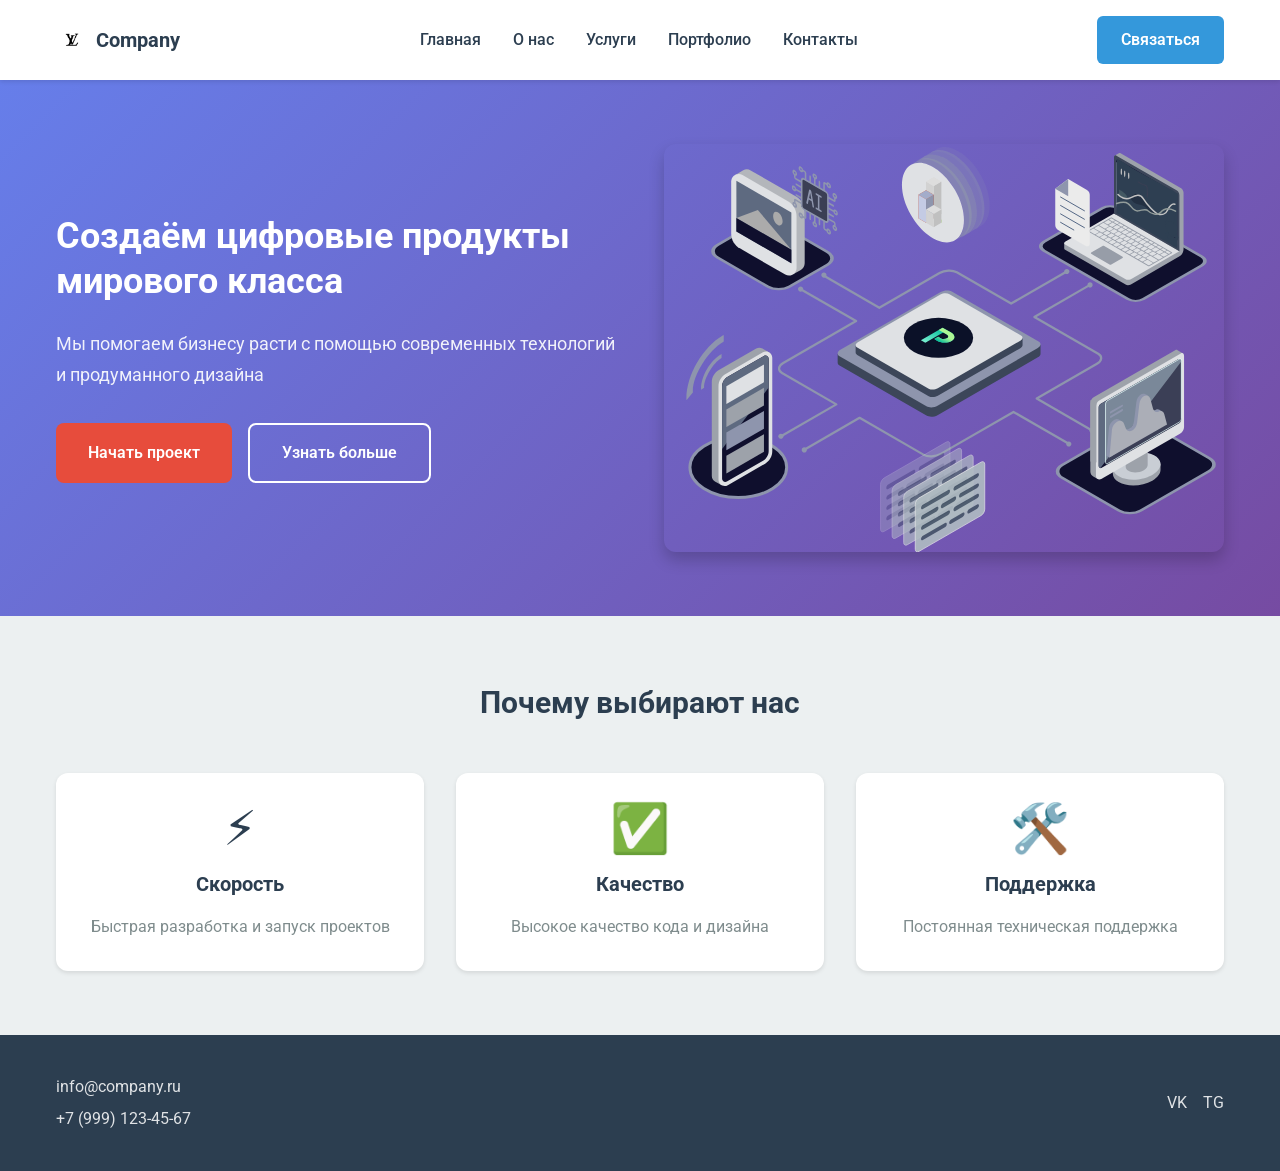
<file: pr8/index.html>
<!DOCTYPE html>
<html lang="ru">
<head>
  <meta charset="UTF-8" />
  <meta name="viewport" content="width=device-width, initial-scale=1.0" />
  <title>Company — цифровые продукты</title>

  <link rel="preconnect" href="https://fonts.googleapis.com" />
  <link rel="preconnect" href="https://fonts.gstatic.com" crossorigin />
  <link href="https://fonts.googleapis.com/css2?family=Roboto:wght@400;500;700&display=swap" rel="stylesheet" />

  <link rel="stylesheet" href="styles/reset.css" />
  <link rel="stylesheet" href="styles/variables.css" />
  <link rel="stylesheet" href="styles/main.css" />
</head>
<body>
  <!-- Header -->
  <header class="header">
    <div class="container header__container">
      <a href="#" class="logo">
        <img src="images/logo.webp" alt="Логотип" class="logo__img" width="32" height="32" />
        <span class="logo__text">Company</span>
      </a>

      <nav class="nav" aria-label="Основная навигация">
        <ul class="nav__list">
          <li><a href="#home" class="nav__link">Главная</a></li>
          <li><a href="#about" class="nav__link">О нас</a></li>
          <li><a href="#services" class="nav__link">Услуги</a></li>
          <li><a href="#portfolio" class="nav__link">Портфолио</a></li>
          <li><a href="#contact" class="nav__link">Контакты</a></li>
        </ul>
      </nav>

      <button class="cta-button" type="button">Связаться</button>
    </div>
  </header>

  <main>
    <!-- Hero -->
    <section class="hero" id="home">
      <div class="container hero__container">
        <div class="hero__content">
          <h1 class="hero__title">Создаём цифровые продукты мирового класса</h1>
          <p class="hero__description">
            Мы помогаем бизнесу расти с помощью современных технологий
            и продуманного дизайна
          </p>
          <div class="hero__actions">
            <button class="btn btn--primary" type="button">Начать проект</button>
            <button class="btn btn--secondary" type="button">Узнать больше</button>
          </div>
        </div>
        <div class="hero__visual">
          <img
            src="images/1.svg"
            alt="Hero изображение"
            class="hero__image"
            width="520"
            height="400"
          />
        </div>
      </div>
    </section>

    <!-- Features -->
    <section class="features" id="services">
      <div class="container">
        <h2 class="section-title">Почему выбирают нас</h2>
        <div class="features__grid">
          <article class="feature-card">
            <div class="feature-card__icon" aria-hidden="true">⚡</div>
            <h3 class="feature-card__title">Скорость</h3>
            <p class="feature-card__description">Быстрая разработка и запуск проектов</p>
          </article>
          <article class="feature-card">
            <div class="feature-card__icon" aria-hidden="true">✅</div>
            <h3 class="feature-card__title">Качество</h3>
            <p class="feature-card__description">Высокое качество кода и дизайна</p>
          </article>
          <article class="feature-card">
            <div class="feature-card__icon" aria-hidden="true">🛠️</div>
            <h3 class="feature-card__title">Поддержка</h3>
            <p class="feature-card__description">Постоянная техническая поддержка</p>
          </article>
        </div>
      </div>
    </section>
  </main>

  <!-- Footer -->
  <footer class="footer" id="contact">
    <div class="container footer__container">
      <div class="footer__contacts">
        <a href="mailto:info@company.ru" class="footer__link">info@company.ru</a>
        <a href="tel:+79991234567" class="footer__link">+7 (999) 123-45-67</a>
      </div>
      <div class="footer__socials">
        <a href="#" class="footer__social">VK</a>
        <a href="#" class="footer__social">TG</a>
      </div>
    </div>
  </footer>
</body>
</html>
</file>
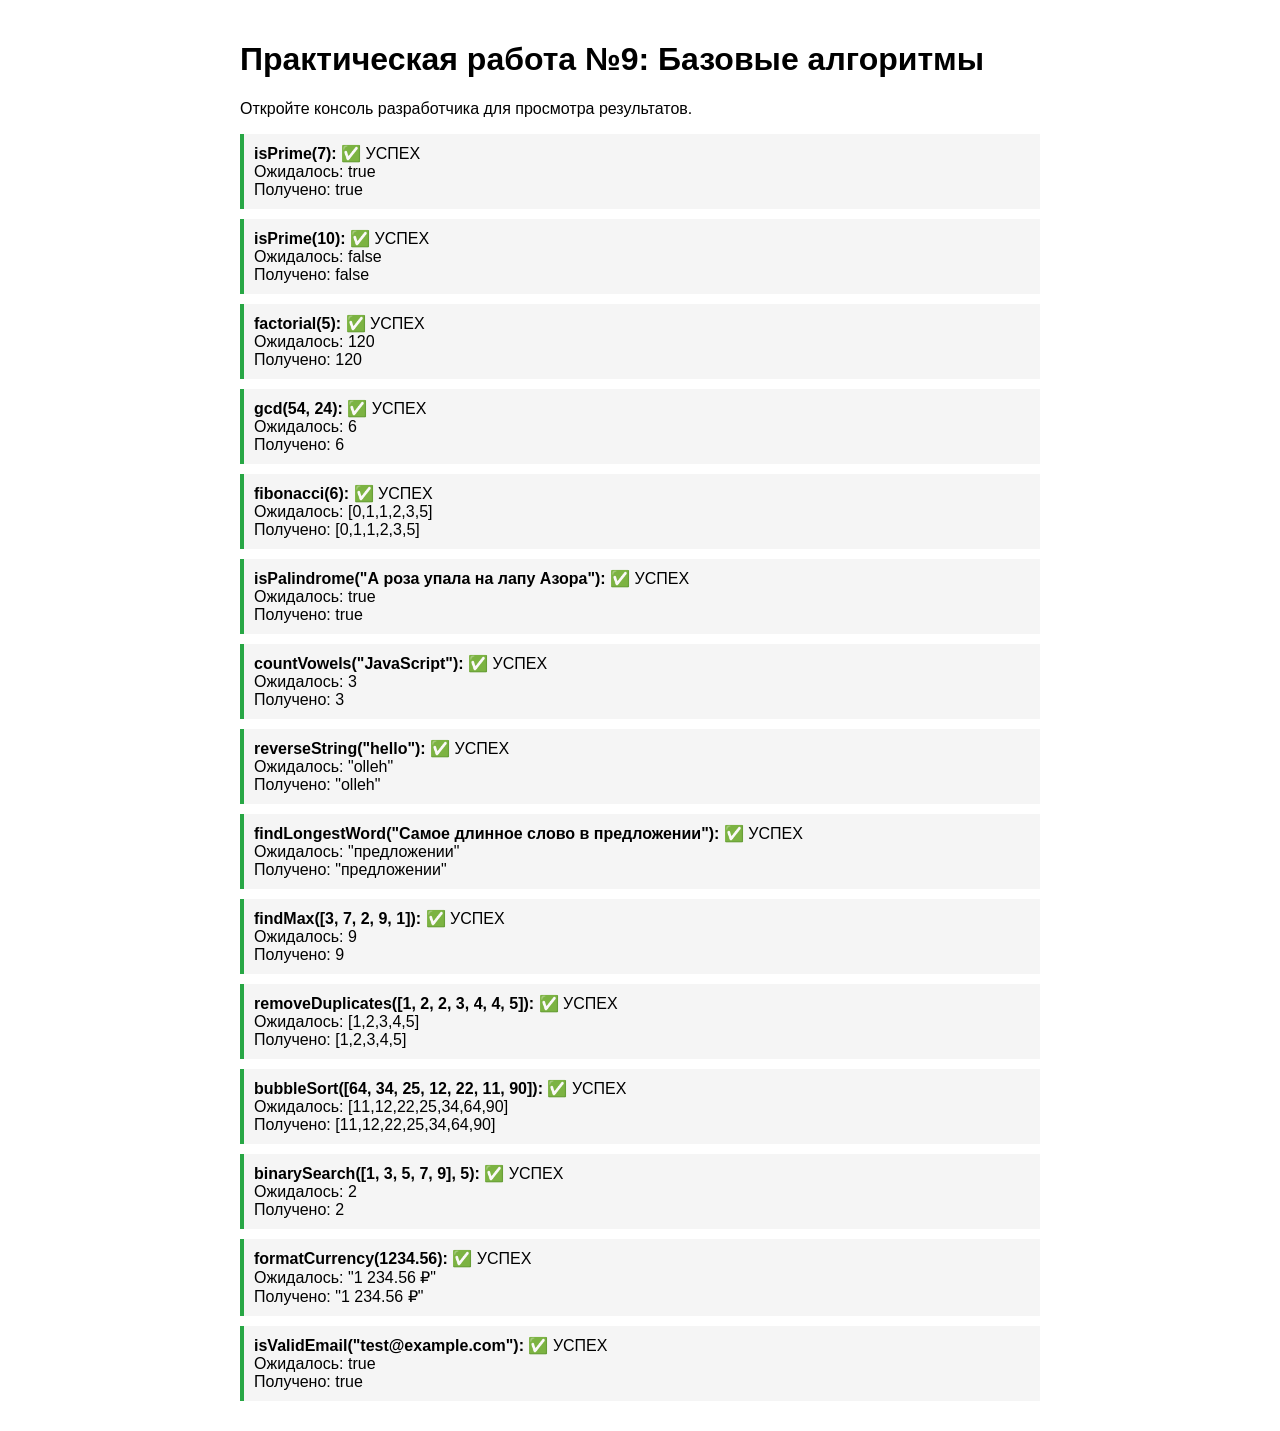
<file: pr9/index.html>
<!DOCTYPE html>
<html lang="ru">
<head>
    <meta charset="UTF-8">
    <meta name="viewport" content="width=device-width, initial-scale=1.0">
    <title>JavaScript: Базовые алгоритмы</title>
    <style>
        body {
            font-family: Arial, sans-serif;
            max-width: 800px;
            margin: 0 auto;
            padding: 20px;
        }
        .test-result {
            margin: 10px 0;
            padding: 10px;
            border-left: 4px solid #007acc;
            background: #f5f5f5;
        }
        .success { border-color: #28a745; }
        .error { border-color: #dc3545; }
    </style>
</head>
<body>
    <h1>Практическая работа №9: Базовые алгоритмы</h1>
    <p>Откройте консоль разработчика для просмотра результатов.</p>
    <div id="testResults"></div>

    <script src="algorithms.js"></script>
    <script src="tests.js"></script>
</body>
</html>
</file>
<file: css_practice/styles.css>
/* CSS-переменные */
:root {
    --primary-color: #1a3a5c;
    --accent-color: #c9a961;
    --bg-light: #f4f4f4;
    --text-color: #2c3e50;
    --border-color: #ddd;
    --blue: #3498db;
    --red: #e74c3c;
}

/* Базовые стили */
body {
    font-family: 'Segoe UI', Tahoma, Geneva, Verdana, sans-serif;
    line-height: 1.6;
    color: var(--text-color);
    background-color: #fafafa;
    padding: 20px;
    max-width: 1200px;
    margin: 0 auto;
}

h1 {
    color: darkblue;
}

/* Селектор по классу */
.main-header {
    background-color: var(--bg-light);
    padding: 20px;
    border-bottom: 2px solid #ccc;
    border-radius: 5px;
    margin-bottom: 20px;
    transition: background-color 0.3s;
}

.subtitle {
    font-style: italic;
    color: #666;
}

/* Селектор по ID */
#site-title {
    text-align: center;
    margin-bottom: 10px;
    color: var(--primary-color);
}

/* Дочерний селектор */
.content > article {
    background-color: white;
    padding: 15px;
    margin: 10px 0;
    border-radius: 5px;
}

/* Селектор потомков */
.post p {
    margin-bottom: 10px;
}

/* Соседний селектор */
h2 + p {
    font-weight: bold;
    font-size: 1.1em;
}

/* Карточки */
.card {
    border: 1px solid var(--border-color);
    padding: 15px;
    border-radius: 5px;
    background-color: #fff;
    margin: 10px 0;
    border: 2px solid currentColor;
    color: var(--blue);
}

.card:hover {
    color: var(--red);
}

/* Каскад и специфичность */
p {
    color: black;
    font-size: 16px;
}

.post p {
    color: darkgreen;
}

.featured-post p {
    color: darkred;
}

.featured-post .intro {
    color: purple;
    font-size: 18px;
}

.important {
    color: red;
    font-weight: bold;
}

li.important {
    color: darkred;
    text-decoration: underline;
}

ul li {
    color: blue;
}

.important {
    color: orange !important;
}

/* Наследование шрифтов */
.examples {
    font-size: 14px;
    font-weight: normal;
}

/* Псевдоклассы */
li:hover {
    background-color: yellow;
    cursor: pointer;
}

li:nth-child(odd) {
    background-color: #f9f9f9;
}

.main-header:hover {
    background-color: #e9e9e9;
}

/* Псевдоэлементы */
p:first-line {
    font-weight: bold;
}


/* Анимация появления */
@keyframes fadeIn {
    from {
        opacity: 0;
        transform: translateY(20px);
    }
    to {
        opacity: 1;
        transform: translateY(0);
    }
}

article {
    animation: fadeIn 0.8s ease-in-out;
}

/* Медиа-запрос для мобильных */
@media (max-width: 768px) {
    body {
        padding: 10px;
        font-size: 14px;
    }

    .content > article {
        padding: 10px;
    }

    #site-title {
        font-size: 1.5em;
    }

    .examples {
        display: block;
    }
}

/* Медиа-запрос для десктопа */
@media (min-width: 769px) {
    .examples {
        display: flex;
        gap: 20px;
        flex-wrap: wrap;
    }

    .examples .card {
        flex: 1 1 300px;
        min-width: 0;
        max-width: 100%;
    }
}

/* Подвал */
.main-footer {
    text-align: center;
    padding: 20px;
    margin-top: 30px;
    border-top: 1px solid var(--border-color);
    color: #666;
}
</file>
<file: flexbox_practice/styles.css>
/*ШАПКА*/
.header {
  display: flex;
  justify-content: center;
  align-items: center;
  height: 100px;
  background-color: #2c3e50;
  color: white;
  padding: 1rem;
  text-align: center;
}

/*ГЛАВНЫЙ КОНТЕЙНЕР*/
.main {
  display: flex;
  min-height: 400px;
}

/*БОКОВАЯ НАВИГАЦИЯ*/
.navigation {
  flex: 0 0 200px;
  background-color: #34495e;
  color: white;
  padding: 1rem;
}

.navigation h2 {
  margin-bottom: 1rem;
  color: #1abc9c;
}

/* Flexbox для списка навигации */
.navigation ul {
  display: flex;
  flex-direction: column;
  gap: 0.25rem;
  background-color: #34495e;
  padding: 0;
}

.navigation li {
  flex: 1;
}

.navigation a {
  display: block;
  color: white;
  text-decoration: none;
  padding: 1rem;
  transition: background-color 0.3s;
}

.navigation a:hover {
  background-color: #1abc9c;
}

/*ОСНОВНОЙ КОНТЕНТ С КАРТОЧКАМИ*/
.content {
  flex: 1;
  display: flex;
  flex-wrap: wrap;
  align-items: stretch;
  gap: 1rem;
  padding: 1rem;
  background-color: white;
}

/*КАРТОЧКА*/
.card {
  flex: 1 1 200px;
  display: flex;
  flex-direction: column;
  justify-content: space-between;
  background-color: #ecf0f1;
  padding: 1.5rem;
  border-radius: 8px;
  border: 1px solid #bdc3c7;
}

.card h3 {
  margin-bottom: 0.5rem;
  color: #2c3e50;
}

/*БОКОВАЯ ПАНЕЛЬ*/
.sidebar {
  flex: 0 0 250px;
  background-color: #ecf0f1;
  padding: 1rem;
  border-left: 2px solid #bdc3c7;
}

.sidebar h3 {
  margin-bottom: 1rem;
  color: #2c3e50;
}

/*ПОДВАЛ*/
.footer {
  background-color: #2c3e50;
  color: white;
  padding: 2rem 1rem;
}

.footer-content {
  display: flex;
  justify-content: space-between;
  gap: 1rem;
  max-width: 1200px;
  margin: 0 auto;
}

.footer-section {
  flex: 1;
  text-align: center;
  padding: 1rem;
  background-color: #34495e;
  margin: 0 0.5rem;
  border-radius: 4px;
}

.footer-section h4 {
  margin-bottom: 0.5rem;
  color: #1abc9c;
}

/*ЭКСПЕРИМЕНТЫ С ORDER*/
.card:nth-child(1) { order: 2; }
.card:nth-child(2) { order: 1; }
.card:nth-child(3) { order: 3; }

.card:first-child { flex: 2; }
.card:last-child  { flex: 0.5; }

/*АДАПТИВНОСТЬ*/
@media (max-width: 768px) {
  .main {
    flex-direction: column;
  }

  .navigation {
    flex: 0 0 auto;
  }

  .sidebar {
    flex: 0 0 auto;
    border-left: none;
    border-top: 2px solid #bdc3c7;
  }

  .content {
    flex-direction: column;
  }

  .footer-content {
    flex-direction: column;
    gap: 1rem;
  }

  .footer-section {
    margin: 0;
  }
}
</file>
<file: pr11/styles.css>
* {
    margin: 0;
    padding: 0;
    box-sizing: border-box;
}

body {
    font-family: 'Segoe UI', Tahoma, Geneva, Verdana, sans-serif;
    line-height: 1.6;
    color: #333;
    background-color: #f5f5f5;
}

.container {
    max-width: 1000px;
    margin: 0 auto;
    padding: 20px;
}

header {
    background: linear-gradient(135deg, #667eea 0%, #764ba2 100%);
    color: white;
    padding: 2rem;
    text-align: center;
    border-radius: 10px;
    margin-bottom: 2rem;
    transition: background 0.4s ease;
}

.task-area {
    background: white;
    padding: 1.5rem;
    margin-bottom: 1.5rem;
    border-radius: 8px;
    box-shadow: 0 2px 10px rgba(0,0,0,0.1);
    border-left: 4px solid #007acc;
}

.task-area h3 {
    color: #2c3e50;
    margin-bottom: 1rem;
    border-bottom: 2px solid #ecf0f1;
    padding-bottom: 0.5rem;
}

.target {
    min-height: 50px;
    border: 2px dashed #bdc3c7;
    padding: 1rem;
    margin: 1rem 0;
    border-radius: 4px;
}

/* Карточки (задание 1) */
.card {
    background: #f9f9f9;
    border: 1px solid #ddd;
    border-radius: 6px;
    padding: 1rem;
    margin: 0.5rem 0;
    box-shadow: 0 1px 4px rgba(0,0,0,0.08);
}

.card h4 {
    color: #2c3e50;
    margin-bottom: 0.5rem;
}

.card p {
    color: #555;
}

.family-tree {
    border: 1px solid #3498db;
    padding: 1rem;
    border-radius: 4px;
    background: #ecf0f1;
}

.parent {
    background: #3498db;
    color: white;
    padding: 1rem;
    margin: 0.5rem 0;
    border-radius: 4px;
}

.child {
    background: #2980b9;
    color: white;
    padding: 0.5rem;
    margin: 0.25rem 0 0.25rem 2rem;
    border-radius: 4px;
}

.special {
    background: #e74c3c;
}

.style-demo {
    padding: 1rem;
    margin: 1rem 0;
    border: 2px solid #34495e;
    border-radius: 4px;
    transition: all 0.3s ease;
}

.active-style {
    background: #2ecc71;
    color: white;
    transform: scale(1.05);
    box-shadow: 0 4px 15px rgba(0,0,0,0.2);
}

.event-area, .list-controls {
    margin: 1rem 0;
}

button {
    background: #3498db;
    color: white;
    border: none;
    padding: 0.5rem 1rem;
    margin: 0.25rem;
    border-radius: 4px;
    cursor: pointer;
    transition: background 0.3s ease;
}

button:hover {
    background: #2980b9;
}

button:active {
    transform: translateY(1px);
}

input {
    padding: 0.5rem;
    border: 2px solid #bdc3c7;
    border-radius: 4px;
    margin: 0.25rem;
    width: 200px;
}

input:focus {
    outline: none;
    border-color: #3498db;
}

#dynamic-list {
    list-style: none;
    margin: 1rem 0;
}

.list-item {
    background: #ecf0f1;
    padding: 0.5rem 1rem;
    margin: 0.25rem 0;
    border-radius: 4px;
    display: flex;
    justify-content: space-between;
    align-items: center;
    transition: background 0.3s ease;
}

.list-item:hover {
    background: #d5dbdb;
}

.list-item button {
    background: #e74c3c;
    padding: 0.25rem 0.5rem;
    font-size: 0.8rem;
}

.list-item button:hover {
    background: #c0392b;
}

form {
    background: #ecf0f1;
    padding: 1rem;
    border-radius: 4px;
    margin: 1rem 0;
}

form div {
    margin: 0.5rem 0;
}

label {
    display: inline-block;
    width: 80px;
    font-weight: bold;
}

#form-output {
    margin: 1rem 0;
    padding: 1rem;
    border-radius: 4px;
    min-height: 50px;
}

.success-message {
    background: #d4edda;
    color: #155724;
    border: 1px solid #c3e6cb;
}

.error-message {
    background: #f8d7da;
    color: #721c24;
    border: 1px solid #f5c6cb;
    margin: 0.25rem 0;
    padding: 0.5rem;
    border-radius: 4px;
}

.test-result {
    margin: 10px 0;
    padding: 10px;
    border-left: 4px solid #007acc;
    background: #f9f9f9;
}

.test-success {
    border-color: #27ae60;
    background: #d5f4e6;
}

.test-failure {
    border-color: #e74c3c;
    background: #fadbd8;
}

footer {
    text-align: center;
    margin-top: 2rem;
    padding: 1rem;
    background: #34495e;
    color: white;
    border-radius: 4px;
}
</file>
<file: pr12/styles.css>
* {
    box-sizing: border-box;
    margin: 0;
    padding: 0;
}

body {
    font-family: 'Segoe UI', Tahoma, Geneva, Verdana, sans-serif;
    background: #f4f6f8;
    color: #222;
    line-height: 1.5;
    padding: 20px;
}

.container {
    max-width: 960px;
    margin: 0 auto;
}

header#main-header {
    text-align: center;
    margin-bottom: 30px;
    padding: 20px;
    background: #fff;
    border-radius: 10px;
    box-shadow: 0 2px 6px rgba(0,0,0,0.1);
}

.task-area {
    background: #fff;
    border-radius: 10px;
    padding: 20px;
    margin-bottom: 24px;
    box-shadow: 0 2px 6px rgba(0,0,0,0.08);
}

.task-area h3 {
    margin-bottom: 14px;
    border-bottom: 2px solid #e2e8f0;
    padding-bottom: 8px;
}

.output {
    margin-top: 10px;
    padding: 10px;
    background: #eef2f7;
    border-radius: 6px;
    font-family: monospace;
    font-size: 14px;
}

/* Задача 1 */
.event-demo button {
    padding: 10px 18px;
    font-size: 16px;
    border: none;
    border-radius: 6px;
    background: #3b82f6;
    color: #fff;
    cursor: pointer;
    transition: background 0.2s;
}
.event-demo button:hover {
    background: #2563eb;
}

.color-box {
    width: 200px;
    height: 80px;
    margin-top: 14px;
    background: #cbd5e1;
    border-radius: 8px;
    display: flex;
    align-items: center;
    justify-content: center;
    color: #334155;
    transition: background 0.3s;
}

/* Задача 2 */
#key-input {
    width: 100%;
    padding: 10px;
    font-size: 16px;
    border: 1px solid #cbd5e1;
    border-radius: 6px;
}

.key-combination ul {
    margin-top: 8px;
    padding-left: 20px;
}

/* Задача 3 */
.delegation-demo {
    max-height: 320px;
    overflow-y: auto;
    border: 1px solid #e2e8f0;
    border-radius: 8px;
    padding: 10px;
}

#add-item-btn {
    margin-bottom: 10px;
    padding: 8px 14px;
    border: none;
    border-radius: 6px;
    background: #10b981;
    color: #fff;
    cursor: pointer;
}
#add-item-btn:hover {
    background: #059669;
}

.item-list .item,
.delegation-demo .item {
    display: flex;
    justify-content: space-between;
    align-items: center;
    padding: 8px 12px;
    margin-bottom: 6px;
    background: #f8fafc;
    border: 1px solid #e2e8f0;
    border-radius: 6px;
    cursor: pointer;
    transition: background 0.15s;
}

.item:hover {
    background: #e0f2fe;
}

.item .delete {
    color: #ef4444;
    font-weight: bold;
    padding: 0 6px;
    cursor: pointer;
    border-radius: 4px;
}
.item .delete:hover {
    background: #fee2e2;
}

/* Задача 4 */
.prevent-link {
    display: inline-block;
    margin-bottom: 14px;
    color: #3b82f6;
    text-decoration: underline;
}

.prevent-form {
    display: flex;
    gap: 10px;
    margin-bottom: 10px;
    flex-wrap: wrap;
}

.prevent-form input {
    flex: 1;
    min-width: 180px;
    padding: 10px;
    border: 1px solid #cbd5e1;
    border-radius: 6px;
}

.prevent-form button {
    padding: 10px 18px;
    border: none;
    border-radius: 6px;
    background: #f59e0b;
    color: #fff;
    cursor: pointer;
}
.prevent-form button:hover {
    background: #d97706;
}

/* Задача 5 */
.custom-events-demo button {
    padding: 10px 16px;
    margin-right: 8px;
    margin-bottom: 8px;
    border: none;
    border-radius: 6px;
    background: #8b5cf6;
    color: #fff;
    cursor: pointer;
}
.custom-events-demo button:hover {
    background: #7c3aed;
}
</file>
<file: pr13/styles.css>
* {
    margin: 0;
    padding: 0;
    box-sizing: border-box;
}

body {
    font-family: 'Segoe UI', Tahoma, Geneva, Verdana, sans-serif;
    line-height: 1.6;
    color: #333;
    background: linear-gradient(135deg, #667eea 0%, #764ba2 100%);
    min-height: 100vh;
}

.container {
    max-width: 1200px;
    margin: 0 auto;
    padding: 20px;
}

header {
    background: rgba(255, 255, 255, 0.95);
    padding: 2rem;
    text-align: center;
    border-radius: 15px;
    margin-bottom: 2rem;
    box-shadow: 0 8px 32px rgba(0, 0, 0, 0.1);
    backdrop-filter: blur(10px);
}

header h1 {
    color: #2c3e50;
    margin-bottom: 0.5rem;
}

header p {
    color: #7f8c8d;
}

.task-area {
    background: rgba(255, 255, 255, 0.95);
    padding: 1.5rem;
    margin-bottom: 1.5rem;
    border-radius: 12px;
    box-shadow: 0 4px 20px rgba(0, 0, 0, 0.1);
    backdrop-filter: blur(10px);
    border-left: 5px solid #3498db;
}

.task-area h3 {
    color: #2c3e50;
    margin-bottom: 1rem;
    padding-bottom: 0.5rem;
    border-bottom: 2px solid #ecf0f1;
}

.promise-demo, .async-demo, .api-demo, .timer-demo,
.error-demo, .parallel-demo, .real-scenarios {
    margin: 1rem 0;
}

button {
    background: linear-gradient(135deg, #3498db, #2980b9);
    color: white;
    border: none;
    padding: 0.75rem 1.5rem;
    margin: 0.5rem;
    border-radius: 8px;
    cursor: pointer;
    font-size: 1rem;
    transition: all 0.3s ease;
    box-shadow: 0 4px 15px rgba(52, 152, 219, 0.3);
}

button:hover {
    transform: translateY(-2px);
    box-shadow: 0 6px 20px rgba(52, 152, 219, 0.4);
}

button:active {
    transform: translateY(0);
}

button:disabled {
    background: #bdc3c7;
    cursor: not-allowed;
    transform: none;
    box-shadow: none;
}

.output {
    background: #f8f9fa;
    padding: 1rem;
    margin: 1rem 0;
    border-radius: 8px;
    border-left: 4px solid #3498db;
    font-family: 'Courier New', monospace;
    min-height: 20px;
    white-space: pre-wrap;
    word-wrap: break-word;
}

.data-container {
    max-height: 300px;
    overflow-y: auto;
    border: 1px solid #bdc3c7;
    border-radius: 8px;
    padding: 1rem;
    margin: 1rem 0;
    background: white;
}

.user-card {
    background: white;
    border: 1px solid #ecf0f1;
    border-radius: 8px;
    padding: 1rem;
    margin: 0.5rem 0;
    box-shadow: 0 2px 5px rgba(0, 0, 0, 0.1);
}

.user-card h4 {
    color: #2c3e50;
    margin-bottom: 0.5rem;
}

.user-card p {
    color: #7f8c8d;
    margin: 0.25rem 0;
}

.progress-bar {
    width: 100%;
    height: 20px;
    background: #ecf0f1;
    border-radius: 10px;
    margin: 1rem 0;
    overflow: hidden;
}

.progress-fill {
    height: 100%;
    background: linear-gradient(90deg, #2ecc71, #27ae60);
    border-radius: 10px;
    width: 0%;
    transition: width 0.3s ease;
}

.loading {
    opacity: 0.7;
    pointer-events: none;
}

.success {
    border-left-color: #27ae60;
    background: #d4edda;
}

.error {
    border-left-color: #e74c3c;
    background: #f8d7da;
}

.warning {
    border-left-color: #f39c12;
    background: #fff3cd;
}

.test-result {
    margin: 10px 0;
    padding: 15px;
    border-radius: 8px;
    border-left: 5px solid #007acc;
    background: rgba(255, 255, 255, 0.95);
}

.test-failure {
    border-color: #e74c3c;
    background: rgba(231, 76, 60, 0.1);
}

footer {
    text-align: center;
    margin-top: 2rem;
    padding: 1.5rem;
    background: rgba(255, 255, 255, 0.95);
    border-radius: 12px;
    color: #7f8c8d;
}

@keyframes spin {
    0% { transform: rotate(0deg); }
    100% { transform: rotate(360deg); }
}

.spinner {
    display: inline-block;
    width: 20px;
    height: 20px;
    border: 3px solid #f3f3f3;
    border-top: 3px solid #3498db;
    border-radius: 50%;
    animation: spin 1s linear infinite;
    margin-right: 10px;
}

@keyframes pulse {
    0% { opacity: 1; }
    50% { opacity: 0.5; }
    100% { opacity: 1; }
}

.pulse {
    animation: pulse 1.5s ease-in-out infinite;
}
</file>
<file: pr4/styles.css>
/*Часть 1: Шапка*/

.header {
    background-color: #2c3e50;
    color: white;
    padding: 1rem;
    display: flex;
    flex-direction: column;
    justify-content: center;
    align-items: center;
    gap: 0.5rem;
}

.header h1 {
    font-size: 1.6rem;
}

/*Часть 2: Верхнее горизонтальное меню*/

.top-nav {
    width: 100%;
    max-width: 1200px;
}

.top-nav ul {
    display: flex;
    list-style: none;
    background-color: #34495e;
    border-radius: 6px;
    overflow: hidden;
}

.top-nav li {
    flex: 1;
    text-align: center;
}

.top-nav a {
    display: block;
    color: white;
    text-decoration: none;
    padding: 0.8rem 1rem;
    transition: background-color 0.3s;
}

.top-nav a:hover {
    background-color: #1abc9c;
}

/*Часть 3: Основной макет*/

.main {
    display: flex;
    min-height: 400px;
    max-width: 1400px;
    margin: 0 auto;
    background-color: white;
}

/*Боковая навигация (вертикальная)*/

.navigation {
    flex: 0 0 220px;
    background-color: #34495e;
    color: white;
    padding: 1rem;
}

.navigation h2 {
    margin-bottom: 1rem;
    color: #1abc9c;
    font-size: 1.2rem;
}

.navigation ul {
    list-style: none;
    display: flex;
    flex-direction: column;
    gap: 0.25rem;
}

.navigation a {
    display: block;
    color: white;
    text-decoration: none;
    padding: 0.6rem 0.8rem;
    border-radius: 4px;
    transition: background-color 0.3s;
}

.navigation a:hover {
    background-color: #1abc9c;
}

/*Контент с карточками*/

.content {
    flex: 1;
    display: flex;
    flex-wrap: wrap;
    align-items: stretch;
    gap: 1rem;
    padding: 1rem;
    background-color: white;
}

.card {
    flex: 1;
    display: flex;
    flex-direction: column;
    justify-content: space-between;
    background-color: #ecf0f1;
    padding: 1.5rem;
    border-radius: 8px;
    border: 1px solid #bdc3c7;
}

.card h3 {
    margin-bottom: 0.5rem;
    color: #2c3e50;
}

/*Боковая панель (сайдбар)*/

.sidebar {
    flex: 0 0 250px;
    background-color: #ecf0f1;
    padding: 1rem;
    border-left: 2px solid #bdc3c7;
}

.sidebar h3 {
    margin-bottom: 0.5rem;
    color: #2c3e50;
}

/*Футер*/

.footer {
    background-color: #2c3e50;
    color: white;
    padding: 2rem 1rem;
}

.footer-content {
    display: flex;
    justify-content: space-between;
    max-width: 1200px;
    margin: 0 auto;
    gap: 1rem;
}

.footer-section {
    flex: 1;
    text-align: center;
    padding: 1rem;
    background-color: #34495e;
    border-radius: 4px;
}

/*Часть 4: Эксперименты с order и flex*/

/* Меняем порядок карточек */
.card:nth-child(1) { order: 2; }
.card:nth-child(2) { order: 1; }
.card:nth-child(3) { order: 3; }

/* Разные размеры карточек */
.card:first-child { flex: 2; }
.card:last-child  { flex: 0.5; }

/*Часть 5: Адаптивность*/

@media (max-width: 768px) {
    .main {
        flex-direction: column;
    }

    .navigation {
        flex: 0 0 auto;
    }

    .sidebar {
        flex: 0 0 auto;
        border-left: none;
        border-top: 2px solid #bdc3c7;
    }

    .content {
        flex-direction: column;
    }

    .footer-content {
        flex-direction: column;
        gap: 1rem;
    }

    .footer-section {
        margin: 0;
    }

    .top-nav ul {
        flex-wrap: wrap;
    }

    .top-nav li {
        flex: 1 1 50%;
    }
}
</file>
<file: pr5/styles.css>
/*Базовая Grid-сетка*/

/* Основной Grid-контейнер */
.grid-container {
    display: grid;
    grid-template-areas:
        "header header"
        "nav    main"
        "sidebar footer";
    grid-template-rows: auto 1fr auto;
    grid-template-columns: 250px 1fr;
    min-height: 100vh;
    gap: 0; /* глобальные промежутки убираем, задаём их точечно */
}

/*Header*/
.header {
    grid-area: header;
    background: linear-gradient(135deg, #667eea 0%, #764ba2 100%);
    color: white;
    padding: 2rem;
    text-align: center;
}

.header h1 {
    font-size: 2.5rem;
    margin-bottom: 0.5rem;
}

/*Навигация*/
.navigation {
    grid-area: nav;
    background-color: #f5f7fa;
    padding: 1.5rem;
}

.navigation h2 {
    font-size: 1.3rem;
    margin-bottom: 1rem;
    color: #2c3e50;
}

.navigation ul {
    list-style: none;
}

.navigation li {
    margin-bottom: 0.6rem;
}

.navigation a {
    color: #34495e;
    text-decoration: none;
    display: block;
    padding: 0.4rem 0.6rem;
    border-radius: 4px;
    transition: background-color 0.3s, color 0.3s;
}

.navigation a:hover {
    background-color: #667eea;
    color: white;
}

/*Main content*/
.main-content {
    grid-area: main;
    display: grid;
    gap: 2rem;
    grid-template-rows: auto 1fr;
    padding: 2rem;
}

/* Featured статья */
.featured {
    background: linear-gradient(135deg, #f093fb 0%, #f5576c 100%);
    color: white;
    padding: 2rem;
    border-radius: 10px;
    text-align: center;
}

.featured h2 {
    font-size: 2rem;
    margin-bottom: 1rem;
}

/*Sidebar*/
.sidebar {
    grid-area: sidebar;
    background-color: #ecf0f1;
    padding: 1.5rem;
}

.sidebar h2 {
    font-size: 1.3rem;
    margin-bottom: 1rem;
    color: #2c3e50;
}

/*Footer*/
.footer {
    grid-area: footer;
    display: grid;
    grid-template-columns: repeat(4, 1fr);
    gap: 1rem;
    background-color: #34495e;
    color: white;
    padding: 2rem;
}

.footer-section {
    background-color: #2c3e50;
    padding: 1.5rem;
    border-radius: 6px;
    text-align: center;
}

/*Сложные Grid-макеты*/

/*Галерея как Grid (адаптивная)*/
.gallery {
    display: grid;
    grid-template-columns: repeat(auto-fit, minmax(250px, 1fr));
    gap: 1.5rem;
    align-items: start;
    justify-items: center;
}

/* Элементы галереи */
.gallery-item {
    background: linear-gradient(135deg, #4facfe 0%, #00f2fe 100%);
    color: white;
    padding: 2rem;
    border-radius: 8px;
    display: flex;
    align-items: center;
    justify-content: center;
    font-weight: bold;
    min-height: 150px;
    width: 100%;
}

/* Изменение порядка элементов с помощью grid-area */
.gallery-item:nth-child(1) {
    grid-area: 1 / 1 / 2 / 2;
}

.gallery-item:nth-child(2) {
    grid-area: 1 / 2 / 2 / 3;
}

/* Создание выделенного элемента */
.gallery-item:nth-child(3) {
    grid-column: span 2;
    background: linear-gradient(135deg, #ff9a9e 0%, #fecfef 100%);
    color: #333;
}

/*Практика с Grid-функциями (альтернативный синтаксис)*/

/*
   Альтернативный способ определения сетки через grid-template:
   
   .grid-container {
       grid-template:
           "header header" auto
           "nav    main" 1fr
           "sidebar footer" auto
           / 250px 1fr;
   }
*/

/* Использование grid-auto для неявных элементов */
.gallery {
    grid-auto-rows: minmax(150px, auto);
    grid-auto-flow: row dense;
}

/*Адаптивность: медиа-запросы*/

@media (max-width: 900px) {
    .grid-container {
        grid-template-areas:
            "header"
            "nav"
            "main"
            "sidebar"
            "footer";
        grid-template-columns: 1fr;
        grid-template-rows: auto;
    }

    .footer {
        grid-template-columns: repeat(2, 1fr);
    }

    .gallery-item:nth-child(3) {
        grid-column: span 1;
    }
}

@media (max-width: 500px) {
    .footer {
        grid-template-columns: 1fr;
    }

    .header h1 {
        font-size: 1.8rem;
    }

    .featured h2 {
        font-size: 1.5rem;
    }
}
</file>
<file: pr7/styles.css>
/* ===== Контейнер и шапка ===== */
.container {
    max-width: 600px;
    margin: 0 auto;
    padding: 2rem 1rem;
}

.header {
    text-align: center;
    margin-bottom: 2rem;
}

.header h1 {
    color: #2c3e50;
    margin-bottom: 0.5rem;
}

.header p {
    color: #7f8c8d;
}

/* ===== Стили формы ===== */
.registration-form {
    background: white;
    padding: 2rem;
    border-radius: 10px;
    box-shadow: 0 2px 10px rgba(0, 0, 0, 0.1);
}

.form-section {
    border: 1px solid #e1e8ed;
    border-radius: 8px;
    padding: 1.5rem;
    margin-bottom: 1.5rem;
    background: #fafbfc;
}

.form-section legend {
    font-weight: 600;
    color: #2c3e50;
    padding: 0 0.5rem;
}

/* ===== Группы полей ===== */
.form-group {
    margin-bottom: 1.5rem;
    position: relative;
}

.form-group label {
    display: block;
    margin-bottom: 0.5rem;
    font-weight: 500;
    color: #2c3e50;
}

.form-group label.required::after {
    content: " *";
    color: #e74c3c;
}

/* ===== Поля ввода ===== */
.form-group input[type="text"],
.form-group input[type="email"],
.form-group input[type="tel"],
.form-group input[type="password"],
.form-group input[type="date"],
.form-group select,
.form-group textarea {
    width: 100%;
    padding: 0.75rem;
    border: 1px solid #ddd;
    border-radius: 6px;
    font-size: 1rem;
    font-family: inherit;
    transition: border-color 0.3s, box-shadow 0.3s;
}

.form-group input:focus,
.form-group select:focus,
.form-group textarea:focus {
    outline: none;
    border-color: #3498db;
    box-shadow: 0 0 0 3px rgba(52, 152, 219, 0.15);
}

.form-group textarea {
    resize: vertical;
    min-height: 100px;
}

/* ===== Валидация через CSS ===== */
.form-group input:invalid:not(:focus):not(:placeholder-shown) {
    border-color: #e74c3c;
}

.form-group input:valid:not(:focus):not(:placeholder-shown) {
    border-color: #2ecc71;
}

/* ===== Сообщения об ошибках ===== */
.error-message {
    display: block;
    color: #e74c3c;
    font-size: 0.875rem;
    margin-top: 0.25rem;
    min-height: 1.25rem;
}

/* ===== Радио и чекбоксы ===== */
.radio-group,
.checkbox-group {
    display: flex;
    flex-direction: column;
    gap: 0.75rem;
}

.radio-label,
.checkbox-label {
    display: flex;
    align-items: center;
    gap: 0.5rem;
    cursor: pointer;
    font-weight: 400;
    position: relative;
    padding-left: 1.75rem;
}

.radio-label input,
.checkbox-label input {
    position: absolute;
    opacity: 0;
    width: 0;
    height: 0;
}

.radio-custom,
.checkbox-custom {
    position: absolute;
    left: 0;
    width: 20px;
    height: 20px;
    border: 2px solid #bdc3c7;
    background: white;
    transition: all 0.2s;
}

.radio-custom {
    border-radius: 50%;
}

.checkbox-custom {
    border-radius: 4px;
}

.radio-label input:checked + .radio-custom,
.checkbox-label input:checked + .checkbox-custom {
    border-color: #3498db;
    background: #3498db;
}

.radio-label input:checked + .radio-custom::after {
    content: "";
    position: absolute;
    top: 50%;
    left: 50%;
    transform: translate(-50%, -50%);
    width: 8px;
    height: 8px;
    border-radius: 50%;
    background: white;
}

.checkbox-label input:checked + .checkbox-custom::after {
    content: "✓";
    color: white;
    font-size: 14px;
    position: absolute;
    top: 50%;
    left: 50%;
    transform: translate(-50%, -50%);
    line-height: 1;
}

.radio-label input:focus-visible + .radio-custom,
.checkbox-label input:focus-visible + .checkbox-custom {
    box-shadow: 0 0 0 3px rgba(52, 152, 219, 0.3);
}

.checkbox-label a {
    color: #3498db;
    text-decoration: none;
}

.checkbox-label a:hover {
    text-decoration: underline;
}

/* ===== Кнопки ===== */
.form-actions {
    display: flex;
    gap: 1rem;
    justify-content: center;
    margin-top: 2rem;
}

.btn {
    padding: 0.75rem 2rem;
    border: none;
    border-radius: 6px;
    font-size: 1rem;
    font-weight: 600;
    cursor: pointer;
    transition: all 0.3s ease;
    font-family: inherit;
}

.btn-primary {
    background: #3498db;
    color: white;
}

.btn-primary:hover {
    background: #2980b9;
    transform: translateY(-1px);
}

.btn-secondary {
    background: #95a5a6;
    color: white;
}

.btn-secondary:hover {
    background: #7f8c8d;
}

/* ===== Дополнительные элементы ===== */
.password-requirements,
.char-counter {
    font-size: 0.875rem;
    color: #7f8c8d;
    margin-top: 0.25rem;
}

.char-counter {
    text-align: right;
}

.footer {
    text-align: center;
    padding: 1.5rem 0;
    color: #7f8c8d;
    font-size: 0.875rem;
}

/* ===== Стили для ошибок ===== */
.form-group input.error,
.form-group select.error,
.form-group textarea.error {
    border-color: #e74c3c;
    background-color: #fdf2f2;
}

.form-group input.error:focus,
.form-group select.error:focus,
.form-group textarea.error:focus {
    box-shadow: 0 0 0 3px rgba(231, 76, 60, 0.1);
}

/* Анимация ошибки */
@keyframes shake {
    0%, 100% { transform: translateX(0); }
    25% { transform: translateX(-5px); }
    75% { transform: translateX(5px); }
}

.form-group input.error,
.form-group select.error,
.form-group textarea.error {
    animation: shake 0.3s ease-in-out;
}

/* Адаптивность */
@media (max-width: 768px) {
    .container {
        padding: 1rem;
    }

    .registration-form {
        padding: 1rem;
    }

    .form-actions {
        flex-direction: column;
    }

    .btn {
        width: 100%;
    }

    .radio-group,
    .checkbox-group {
        gap: 0.5rem;
    }
}
</file>
<file: pr8/styles/variables.css>
:root {
  /* Цвета */
  --primary-color: #2C3E50;
  --secondary-color: #3498DB;
  --accent-color: #E74C3C;

  --text-primary: #2C3E50;
  --text-secondary: #7F8C8D;
  --text-light: #FFFFFF;

  --bg-light: #FFFFFF;
  --bg-dark: #2C3E50;
  --bg-gray: #ECF0F1;

  --gradient-primary: linear-gradient(135deg, #667eea 0%, #764ba2 100%);

  /* Тени */
  --shadow-sm: 0 2px 4px rgba(0, 0, 0, 0.1);
  --shadow-md: 0 4px 8px rgba(0, 0, 0, 0.15);
  --shadow-lg: 0 8px 16px rgba(0, 0, 0, 0.2);

  /* Типографика */
  --font-family-primary: 'Roboto', system-ui, -apple-system, sans-serif;

  --font-size-xs: 0.75rem;
  --font-size-sm: 0.875rem;
  --font-size-base: 1rem;
  --font-size-lg: 1.125rem;
  --font-size-xl: 1.25rem;
  --font-size-2xl: 1.5rem;
  --font-size-3xl: 1.875rem;
  --font-size-4xl: 2.25rem;

  --line-height-tight: 1.25;
  --line-height-normal: 1.5;
  --line-height-relaxed: 1.75;

  /* Сетка / отступы */
  --container-width: 1200px;
  --section-padding: 4rem 0;
  --radius-sm: 6px;
  --radius-md: 8px;
  --radius-lg: 12px;
}
</file>
<file: pr8/styles/main.css>
/*Общее*/
.container {
  width: 100%;
  max-width: var(--container-width);
  margin: 0 auto;
  padding: 0 1rem;
}

/*Header*/
.header {
  position: sticky;
  top: 0;
  z-index: 1000;
  background: var(--bg-light);
  box-shadow: var(--shadow-sm);
}

.header__container {
  display: flex;
  align-items: center;
  justify-content: space-between;
  gap: 2rem;
  padding-top: 1rem;
  padding-bottom: 1rem;
}

.logo {
  display: flex;
  align-items: center;
  gap: 0.5rem;
  font-weight: 700;
  font-size: var(--font-size-xl);
  color: var(--text-primary);
}

.nav__list {
  display: flex;
  gap: 2rem;
}

.nav__link {
  font-weight: 500;
  color: var(--text-primary);
  transition: color 0.3s ease;
}

.nav__link:hover,
.nav__link:focus-visible { color: var(--secondary-color); }

.cta-button {
  padding: 0.75rem 1.5rem;
  color: var(--text-light);
  background: var(--secondary-color);
  border-radius: var(--radius-sm);
  font-weight: 600;
  transition: background-color 0.3s ease;
}

.cta-button:hover { background: #2980b9; }

/*Hero*/
.hero {
  padding: var(--section-padding);
  background: var(--gradient-primary);
  color: var(--text-light);
}

.hero__container {
  display: grid;
  grid-template-columns: 1fr 1fr;
  gap: 3rem;
  align-items: center;
}

.hero__title {
  margin-bottom: 1.5rem;
  font-size: var(--font-size-4xl);
  font-weight: 700;
  line-height: var(--line-height-tight);
}

.hero__description {
  margin-bottom: 2rem;
  font-size: var(--font-size-lg);
  line-height: var(--line-height-relaxed);
  opacity: 0.9;
}

.hero__actions {
  display: flex;
  gap: 1rem;
  flex-wrap: wrap;
}

.hero__image {
  width: 100%;
  height: auto;
  border-radius: var(--radius-lg);
  box-shadow: var(--shadow-lg);
}

/*Кнопки*/
.btn {
  padding: 1rem 2rem;
  border-radius: var(--radius-md);
  font-weight: 600;
  transition: transform 0.3s ease, background-color 0.3s ease, color 0.3s ease;
}

.btn--primary {
  color: var(--text-light);
  background: var(--accent-color);
}

.btn--primary:hover {
  background: #c0392b;
  transform: translateY(-2px);
}

.btn--secondary {
  color: var(--text-light);
  background: transparent;
  border: 2px solid var(--text-light);
}

.btn--secondary:hover {
  color: var(--primary-color);
  background: var(--text-light);
}

/*Features*/
.features {
  padding: var(--section-padding);
  background: var(--bg-gray);
}

.section-title {
  margin-bottom: 3rem;
  text-align: center;
  font-size: var(--font-size-3xl);
  color: var(--text-primary);
}

.features__grid {
  display: grid;
  grid-template-columns: repeat(3, 1fr);
  gap: 2rem;
}

.feature-card {
  padding: 2rem;
  text-align: center;
  background: var(--bg-light);
  border-radius: var(--radius-lg);
  box-shadow: var(--shadow-sm);
  transition: transform 0.3s ease, box-shadow 0.3s ease;
}

.feature-card:hover {
  transform: translateY(-5px);
  box-shadow: var(--shadow-md);
}

.feature-card__icon {
  margin-bottom: 1rem;
  font-size: 3rem;
  line-height: 1;
}

.feature-card__title {
  margin-bottom: 1rem;
  font-size: var(--font-size-xl);
  color: var(--text-primary);
}

.feature-card__description {
  color: var(--text-secondary);
  line-height: var(--line-height-normal);
}

/*Footer*/
.footer {
  padding: 2.5rem 0;
  background: var(--bg-dark);
  color: var(--text-light);
}

.footer__container {
  display: flex;
  align-items: center;
  justify-content: space-between;
  gap: 2rem;
}

.footer__contacts {
  display: flex;
  flex-direction: column;
  gap: 0.5rem;
}

.footer__link,
.footer__social {
  color: var(--text-light);
  opacity: 0.85;
  transition: opacity 0.3s ease;
}

.footer__link:hover,
.footer__social:hover { opacity: 1; }

.footer__socials {
  display: flex;
  gap: 1rem;
}

/*Адаптивность*/
@media (max-width: 1024px) {
  .hero__container {
    grid-template-columns: 1fr;
    text-align: center;
  }

  .hero__actions { justify-content: center; }

  .features__grid { grid-template-columns: repeat(2, 1fr); }
}

@media (max-width: 768px) {
  .header__container {
    flex-direction: column;
    gap: 1rem;
  }

  .nav__list {
    flex-direction: column;
    align-items: center;
    gap: 1rem;
  }

  .hero__actions {
    flex-direction: column;
    align-items: center;
  }

  .btn {
    width: 100%;
    max-width: 300px;
  }

  .features__grid { grid-template-columns: 1fr; }

  .hero__title { font-size: var(--font-size-3xl); }

  .footer__container {
    flex-direction: column;
    text-align: center;
  }
}

@media (prefers-reduced-motion: reduce) {
  *,
  *::before,
  *::after {
    transition-duration: 0.01ms !important;
    animation-duration: 0.01ms !important;
  }
}
</file>
